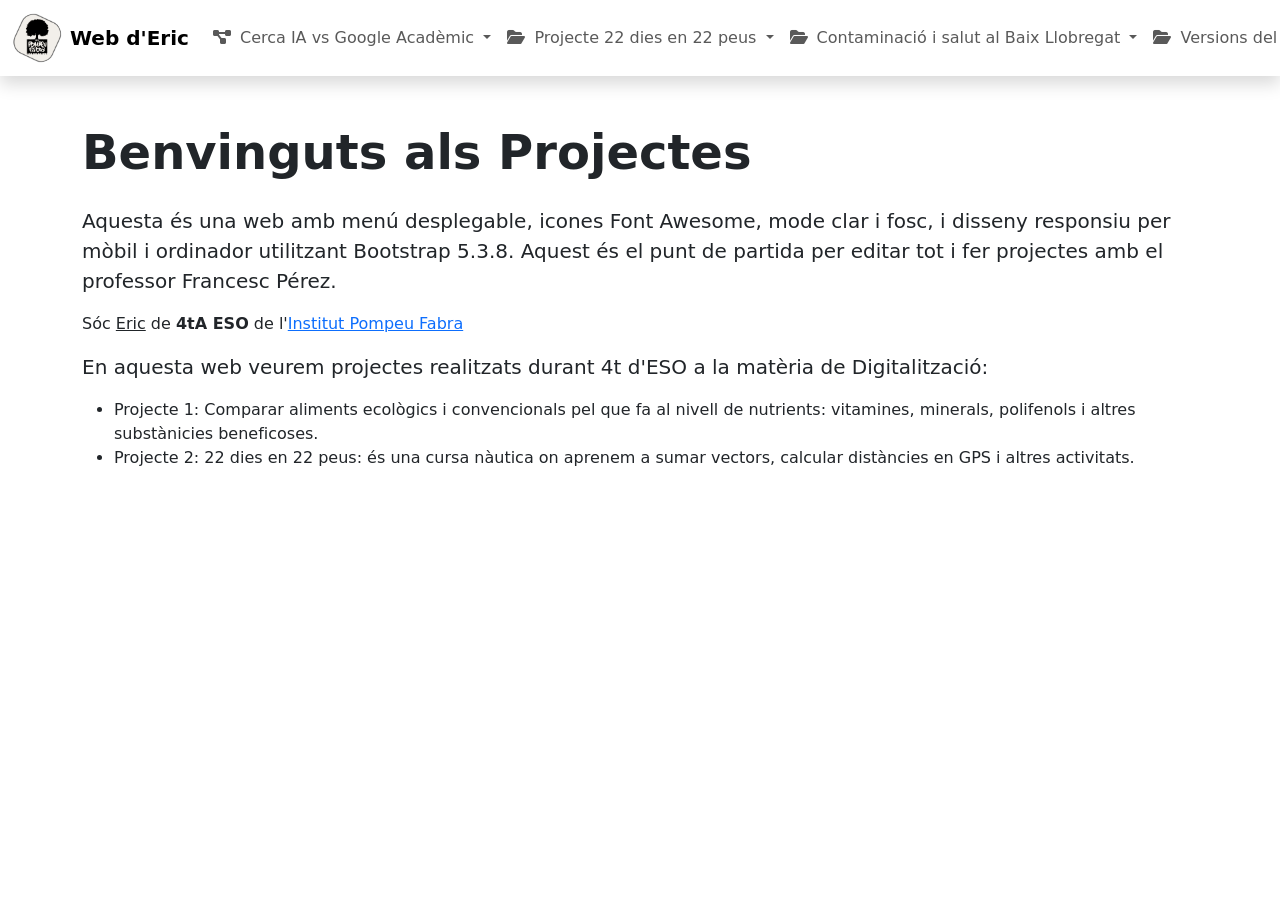
<file: index.html>
<!DOCTYPE html>
<html lang="ca">
<head>
  <meta charset="UTF-8">
  <meta name="viewport" content="width=device-width, initial-scale=1.0">
  <title>Web de l'Eric</title>
  <link href="https://cdn.jsdelivr.net/npm/bootstrap@5.3.8/dist/css/bootstrap.min.css" rel="stylesheet">
  <link href="https://cdnjs.cloudflare.com/ajax/libs/font-awesome/6.7.2/css/all.min.css" rel="stylesheet">
  <style>
    /* 1. Submenús en mode fosc */
    body[data-bs-theme="dark"] .dropdown-menu {
      background-color: #2c2c2c !important;
      border-color: #444;
    }
    body[data-bs-theme="dark"] .dropdown-item {
      color: #f8f9fa !important;
    }
    body[data-bs-theme="dark"] .dropdown-item:hover,
    body[data-bs-theme="dark"] .dropdown-item:focus {
      background-color: #3c3c3c !important;
      color: #ffffff !important;
    }

    /* 2. Botó mode fosc/clar només icona */
    #themeToggle {
      border: none;
      background: transparent;
      font-size: 1.3rem;
      color: inherit;
    }

    /* 3. Hamburguesa blanca en mode fosc */
    .navbar-toggler {
      border: none;
    }
    .navbar-toggler-icon {
      background-image: url("data:image/svg+xml,%3csvg xmlns='http://www.w3.org/2000/svg' viewBox='0 0 30 30'%3e%3cpath stroke='rgba%280,0,0,0.7%29' stroke-width='2' stroke-linecap='round' stroke-miterlimit='10' d='M4 7h22M4 15h22M4 23h22'/%3e%3c/svg%3e");
    }
    body[data-bs-theme="dark"] .navbar-toggler-icon {
      background-image: url("data:image/svg+xml,%3csvg xmlns='http://www.w3.org/2000/svg' viewBox='0 0 30 30'%3e%3cpath stroke='rgba%28255,255,255,0.9%29' stroke-width='2' stroke-linecap='round' stroke-miterlimit='10' d='M4 7h22M4 15h22M4 23h22'/%3e%3c/svg%3e");
    }

    /* 4. Logo circular i adaptatiu */
    .logo {
      width: 40px;
      height: 40px;
      object-fit: cover;
    }
    @media (max-width: 576px) {
      .logo {
        width: 30px;
        height: 30px;
      }
    }
    @media (min-width: 992px) {
      .logo {
        width: 50px;
        height: 50px;
      }
    }
  </style>
</head>
<body data-bs-theme="light">
  <!-- Navbar -->
  <nav class="navbar navbar-expand-lg navbar-light shadow sticky-top">
    <div class="container-fluid">
      <!-- 5. Logo i text -->
      <a class="navbar-brand d-flex align-items-center" href="#">
        <img src="https://emoreno12.github.io/logo.png" alt="Logo" class="logo rounded-circle me-2">
        <span class="fw-bold">Web d'Eric</span>
      </a>

      <!-- Botó menú mòbil -->
      <button class="navbar-toggler" type="button" data-bs-toggle="collapse" data-bs-target="#navbarNav" aria-controls="navbarNav" aria-expanded="false" aria-label="Toggle navigation">
        <span class="navbar-toggler-icon"></span>
      </button>

      <!-- Menú -->
      <div class="collapse navbar-collapse" id="navbarNav">
        <ul class="navbar-nav me-auto mb-2 mb-lg-0">
          <!-- Projecte 1 -->
          <li class="nav-item dropdown">
            <a class="nav-link dropdown-toggle" href="#" id="proj1Dropdown" role="button" data-bs-toggle="dropdown" aria-expanded="false">
              <i class="fa-solid fa-diagram-project me-1"></i> Cerca IA vs Google Acadèmic
            </a>
            <ul class="dropdown-menu" aria-labelledby="proj1Dropdown">
              <li><a class="dropdown-item" href="https://emoreno12.github.io/cerca"><i class="fa-solid fa-seedling me-1"></i>Comparem préssecs</a></li>
             
            </ul>
          </li>
          <!-- Projecte 2 -->
          <li class="nav-item dropdown">
            <a class="nav-link dropdown-toggle" href="#" id="proj2Dropdown" role="button" data-bs-toggle="dropdown" aria-expanded="false">
              <i class="fa-solid fa-folder-open me-1"></i> Projecte 22 dies en 22 peus
            </a>
            <ul class="dropdown-menu" aria-labelledby="proj2Dropdown">
              <li><a class="dropdown-item" href="https://emoreno12.github.io/introduccio"><i class="fa-solid fa-file-lines me-1"></i> Introducció al projecte</a></li>
              <li><a class="dropdown-item" href="https://emoreno12.github.io/vectors"><i class="fa-regular fa-compass me-1"></i> Calculem rumbs amb vectors</a></li>
            <li><a class="dropdown-item" href="https://emoreno12.github.io/distancies"><i class="fa-solid fa-arrows-left-right-to-line me-1"></i> Calculem distàncies amb GPS</a></li> 
            </ul>
           </li>
          <!-- Projecte 3 -->
           <li class="nav-item dropdown">
            <a class="nav-link dropdown-toggle" href="#" id="proj2Dropdown" role="button" data-bs-toggle="dropdown" aria-expanded="false">
              <i class="fa-solid fa-folder-open me-1"></i> Contaminació i salut al Baix Llobregat
            </a>
            <ul class="dropdown-menu" aria-labelledby="proj2Dropdown">
            <li><a class="dropdown-item" href="https://emoreno12.github.io/contaminacio"><i class="fa-solid fa-smog me-1"></i> Contaminació i salut respiratòria a Sant Andreu de la Barca</a></li>
            <li><a class="dropdown-item" href="https://emoreno12.github.io/epi"><i class="fa-solid fa-head-side-mask me-1"></i> Environmental Epidemiological Analysis</a></li>
            <li><a class="dropdown-item" href="https://emoreno12.github.io/dlnm"><i class="fa-solid fa-smog me-1"></i> Distributed Lag Non-linear Models</a></li>
            <li><a class="dropdown-item" href="https://emoreno12.github.io/epidemiologia"><i class="fa-solid fa-industry me-1"></i> Resultats de Sant Andreu de la Barca</a></li> 
            </ul>
           </li>
            <!-- Projecte 4 -->
           <li class="nav-item dropdown">
            <a class="nav-link dropdown-toggle" href="#" id="proj2Dropdown" role="button" data-bs-toggle="dropdown" aria-expanded="false">
              <i class="fa-solid fa-folder-open me-1"></i> Versions del ping pong
            </a>
            <ul class="dropdown-menu" aria-labelledby="proj2Dropdown">
            <li><a class="dropdown-item" href="https://emoreno12.github.io/pong-v1"><i class="fa-solid fa-table-tennis-paddle-ball"></i> Pong versió 1</a></li>
            <li><a class="dropdown-item" href="https://emoreno12.github.io/pong-v2"><i class="fa-solid fa-table-tennis-paddle-ball"></i> Pong versió 2</a></li>
            <li><a class="dropdown-item" href="https://emoreno12.github.io/pong-v3"><i class="fa-solid fa-table-tennis-paddle-ball"></i> Pong versió 3</a></li>
            <li><a class="dropdown-item" href="https://emoreno12.github.io/pong-v4"><i class="fa-solid fa-table-tennis-paddle-ball"></i> Pong versió 4</a></li> 
            <li><a class="dropdown-item" href="https://emoreno12.github.io/pong-v5"><i class="fa-solid fa-table-tennis-paddle-ball"></i> Pong versió 5</a></li> 
            <li><a class="dropdown-item" href="https://emoreno12.github.io/pong-v6"><i class="fa-solid fa-table-tennis-paddle-ball"></i> Pong versió 6</a></li> 
            </ul>
           </li>
        </ul>
        <!-- Botó mode clar/fosc -->
        <button id="themeToggle" class="ms-2"><i class="fa-solid fa-moon"></i></button>
      </div>
    </div>
  </nav>

  <!-- Contingut -->
  <main class="container py-5">
    <h1 class="display-5 fw-bold mb-4">Benvinguts als Projectes</h1>
    <p class="lead">Aquesta és una web amb menú desplegable, icones Font Awesome, mode clar i fosc, i disseny responsiu per mòbil i ordinador utilitzant Bootstrap 5.3.8. Aquest és el punt de partida per editar tot i fer projectes amb el professor Francesc Pérez.</p>
 <p class=lead">Sóc <u>Eric</u> de <b>4tA ESO</b> de l'<a href="https://agora.xtec.cat/ies-pompeu-fabra-martorell/">Institut Pompeu Fabra</a>
  <p class="lead">En aquesta web veurem projectes realitzats durant 4t d'ESO a la matèria de Digitalització:
  </p>
  <ul>
    <li>Projecte 1: Comparar aliments ecològics i convencionals pel que fa al 
      nivell de nutrients: vitamines, minerals, polifenols i altres substànicies beneficoses.</li>
    <li>Projecte 2: 22 dies en 22 peus: és una cursa nàutica on aprenem a sumar vectors, 
      calcular distàncies en GPS i altres activitats.</li>
  </ul>
 
  </main>
  
  <script src="https://cdn.jsdelivr.net/npm/bootstrap@5.3.8/dist/js/bootstrap.bundle.min.js"></script>
  <script>
    // Mode clar/fosc amb canvi d'icona
    const themeToggle = document.getElementById('themeToggle');
    const themeIcon = themeToggle.querySelector('i');

    themeToggle.addEventListener('click', () => {
      if (document.body.getAttribute('data-bs-theme') === 'dark') {
        document.body.setAttribute('data-bs-theme', 'light');
        themeIcon.classList.remove('fa-sun');
        themeIcon.classList.add('fa-moon');
      } else {
        document.body.setAttribute('data-bs-theme', 'dark');
        themeIcon.classList.remove('fa-moon');
        themeIcon.classList.add('fa-sun');
      }
    });
  </script>
</body>
</html>
</file>
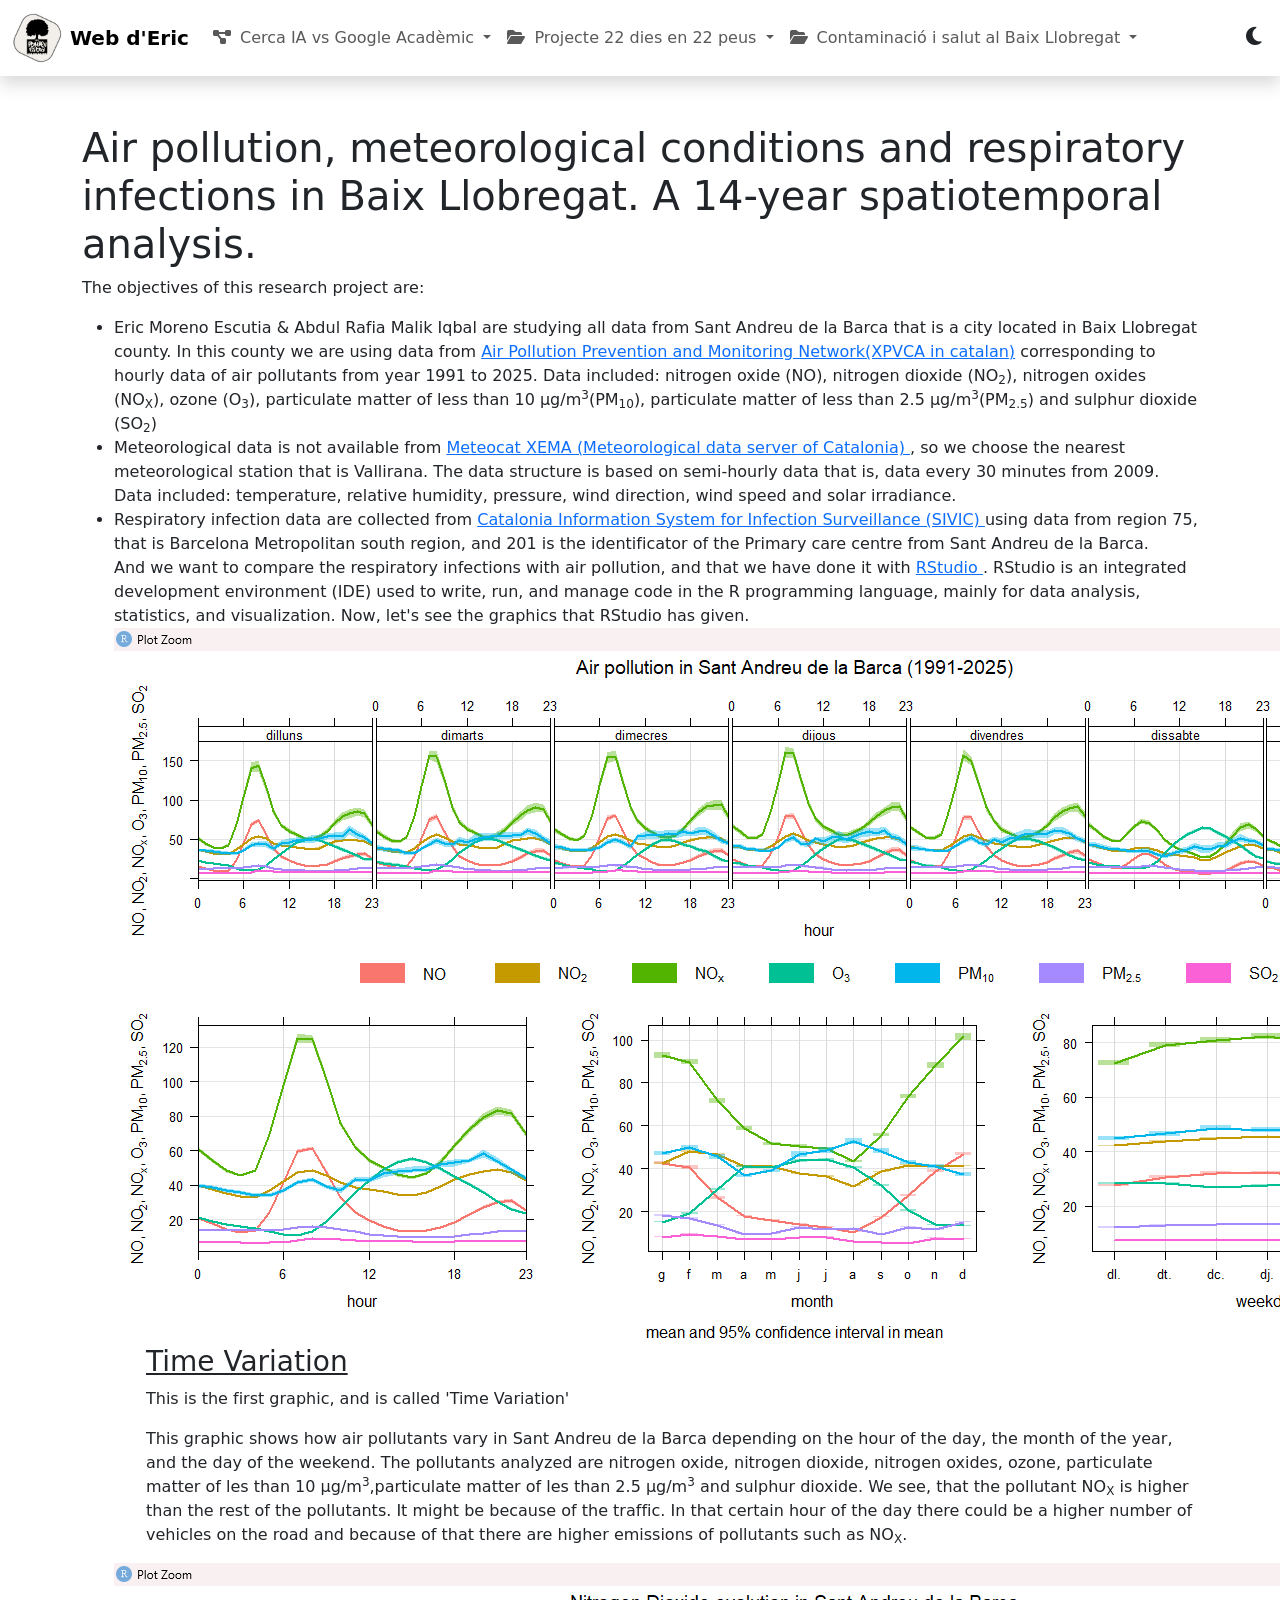
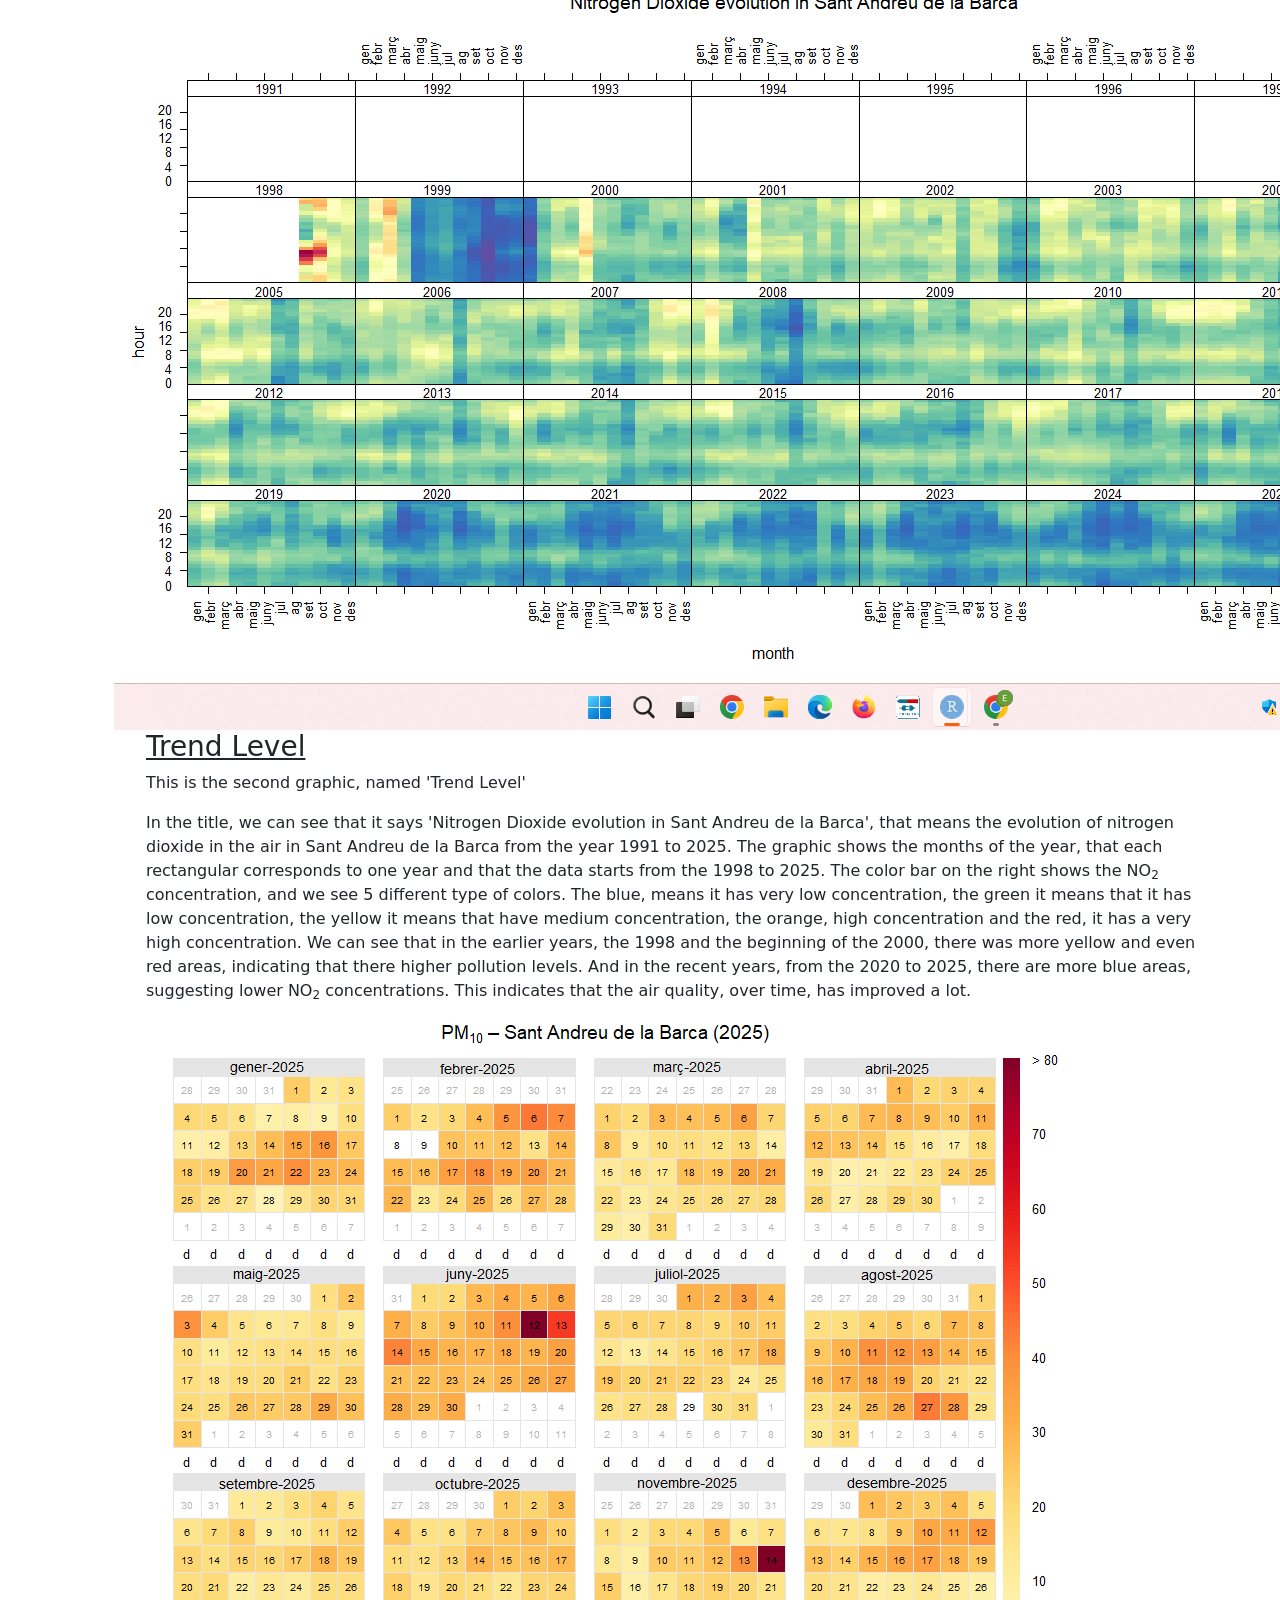
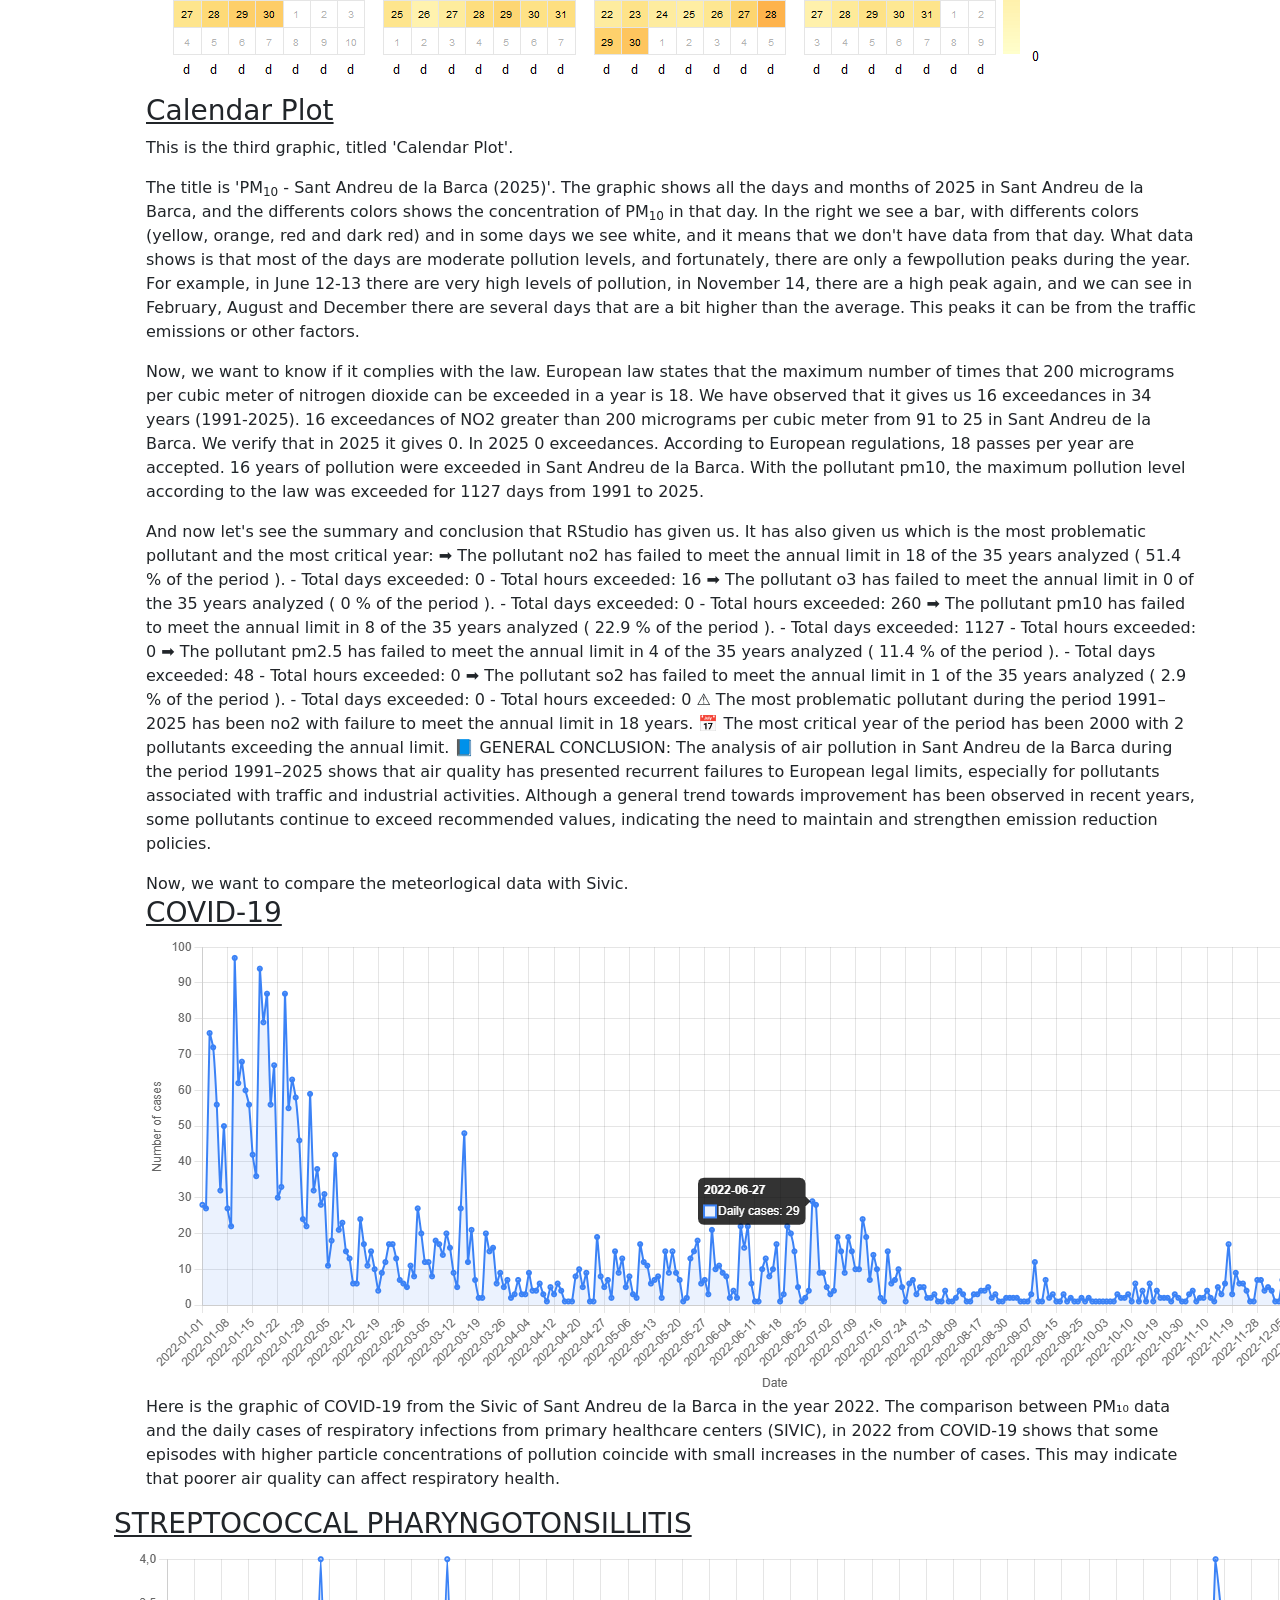
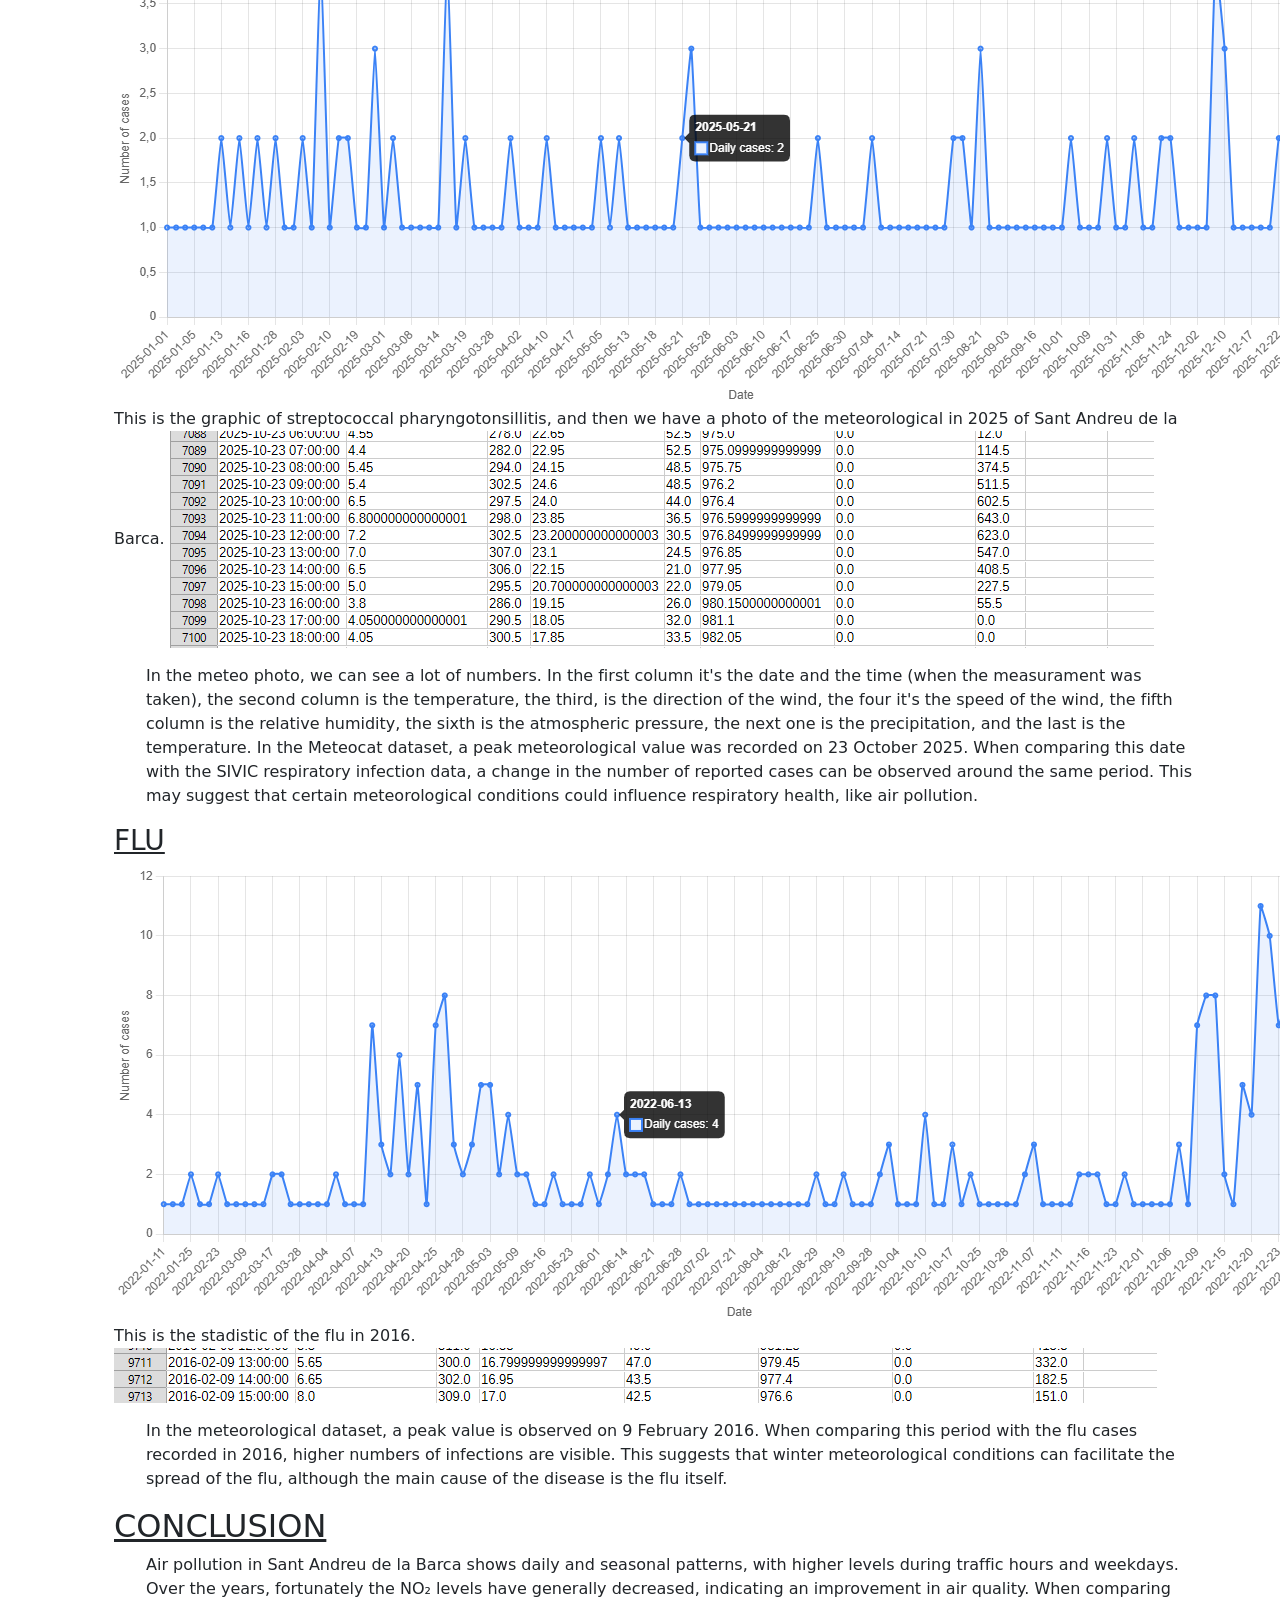
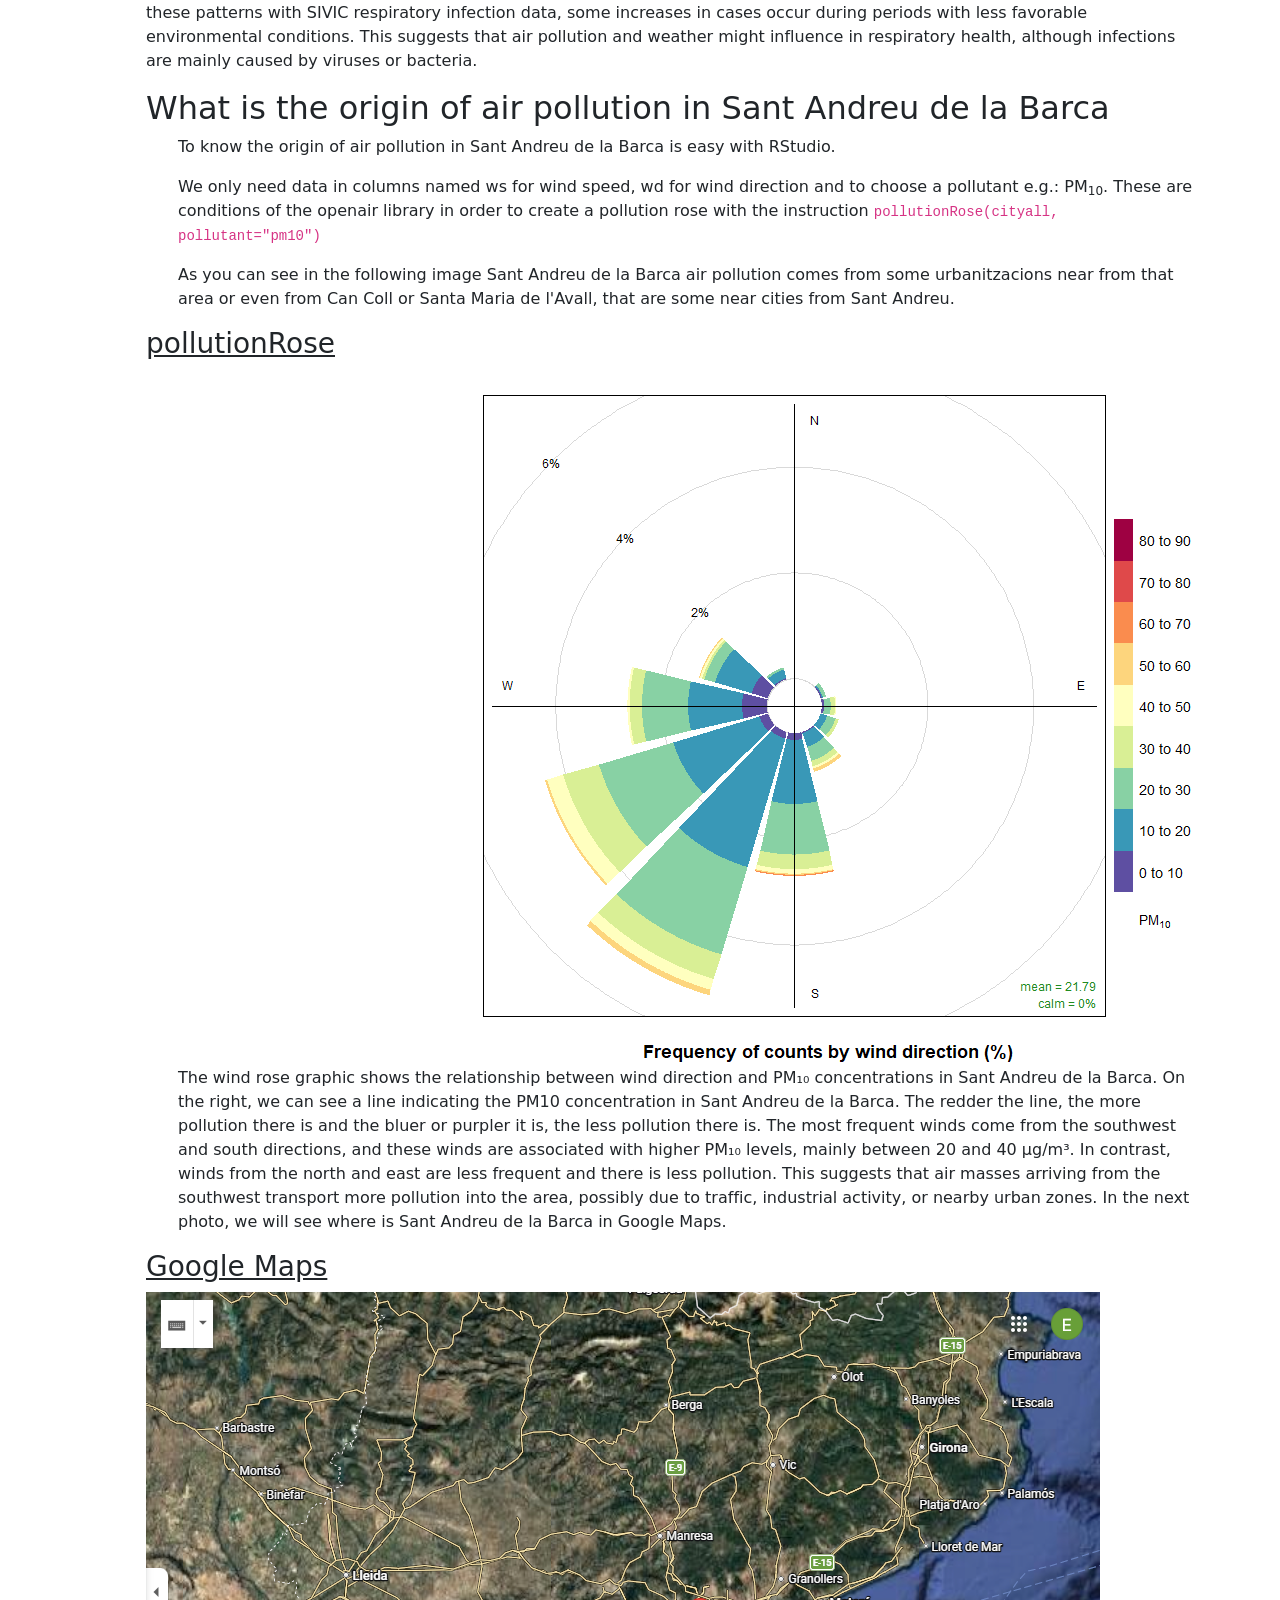
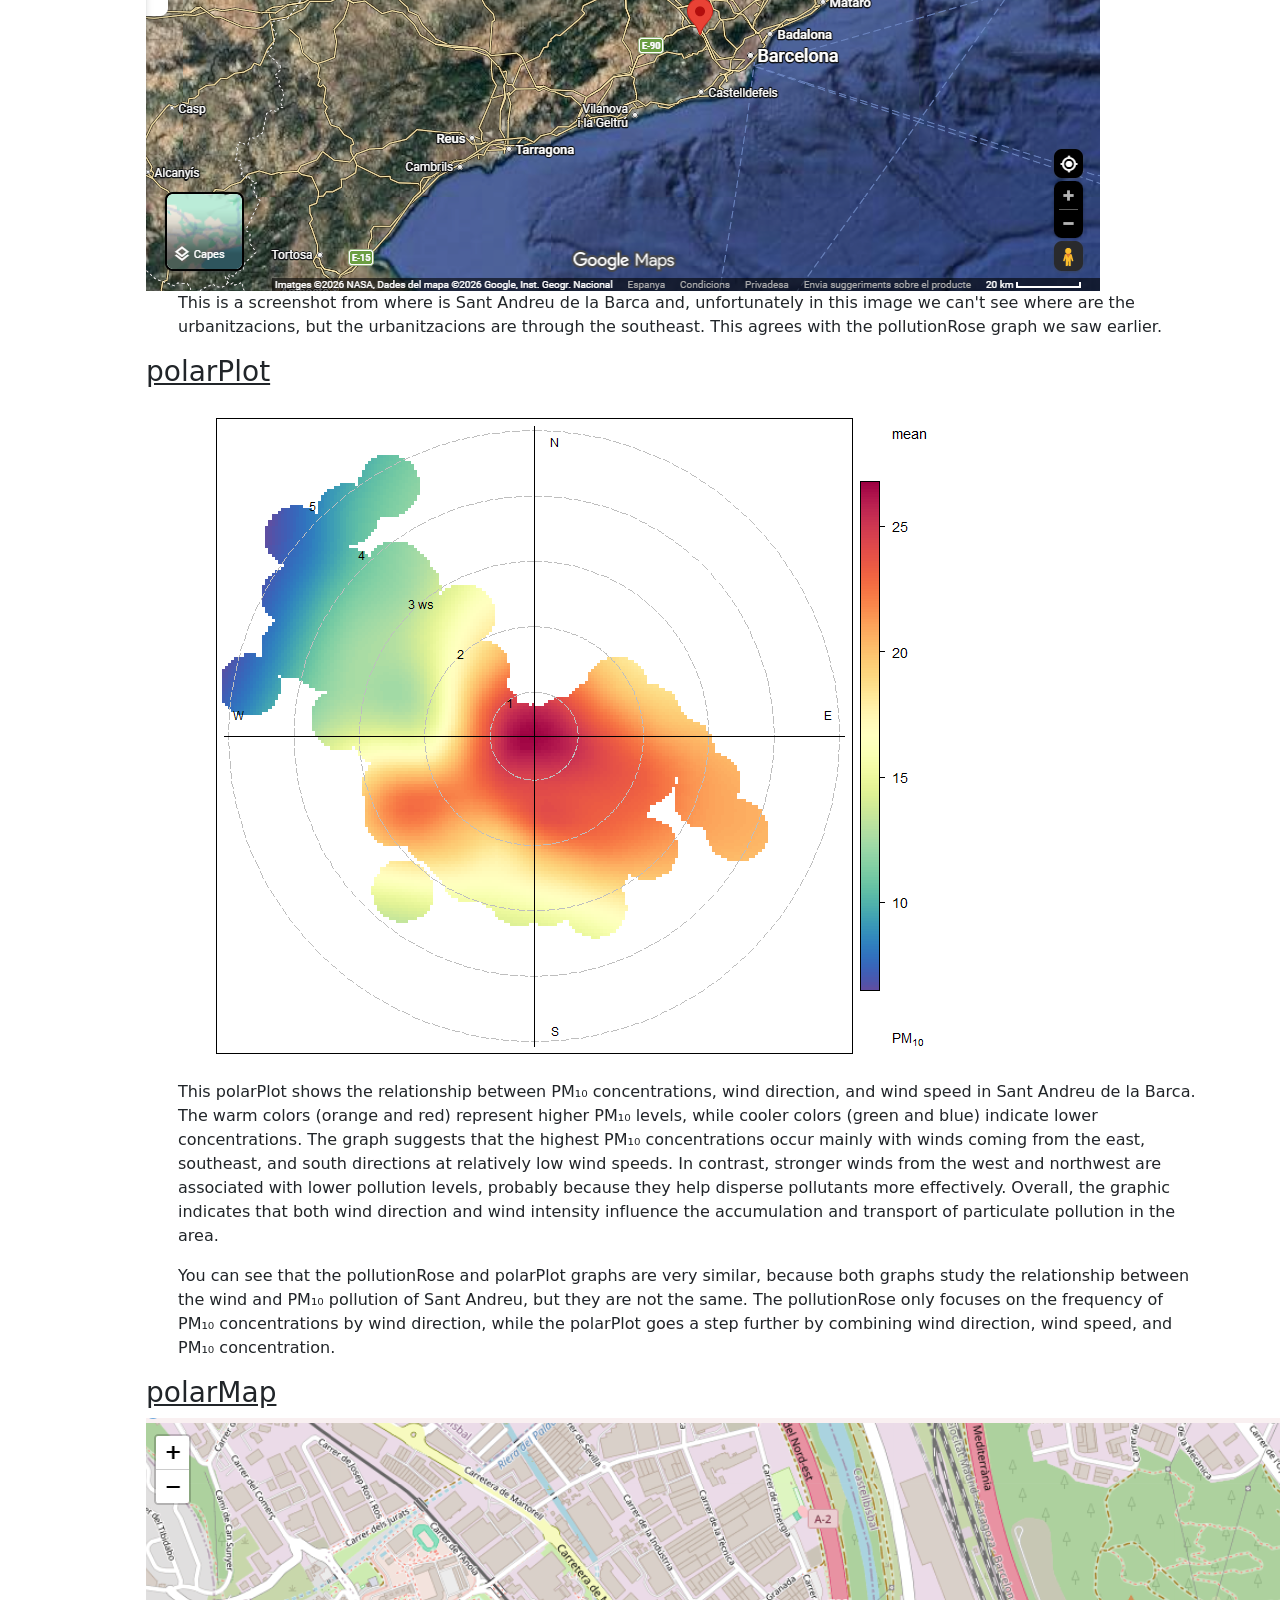
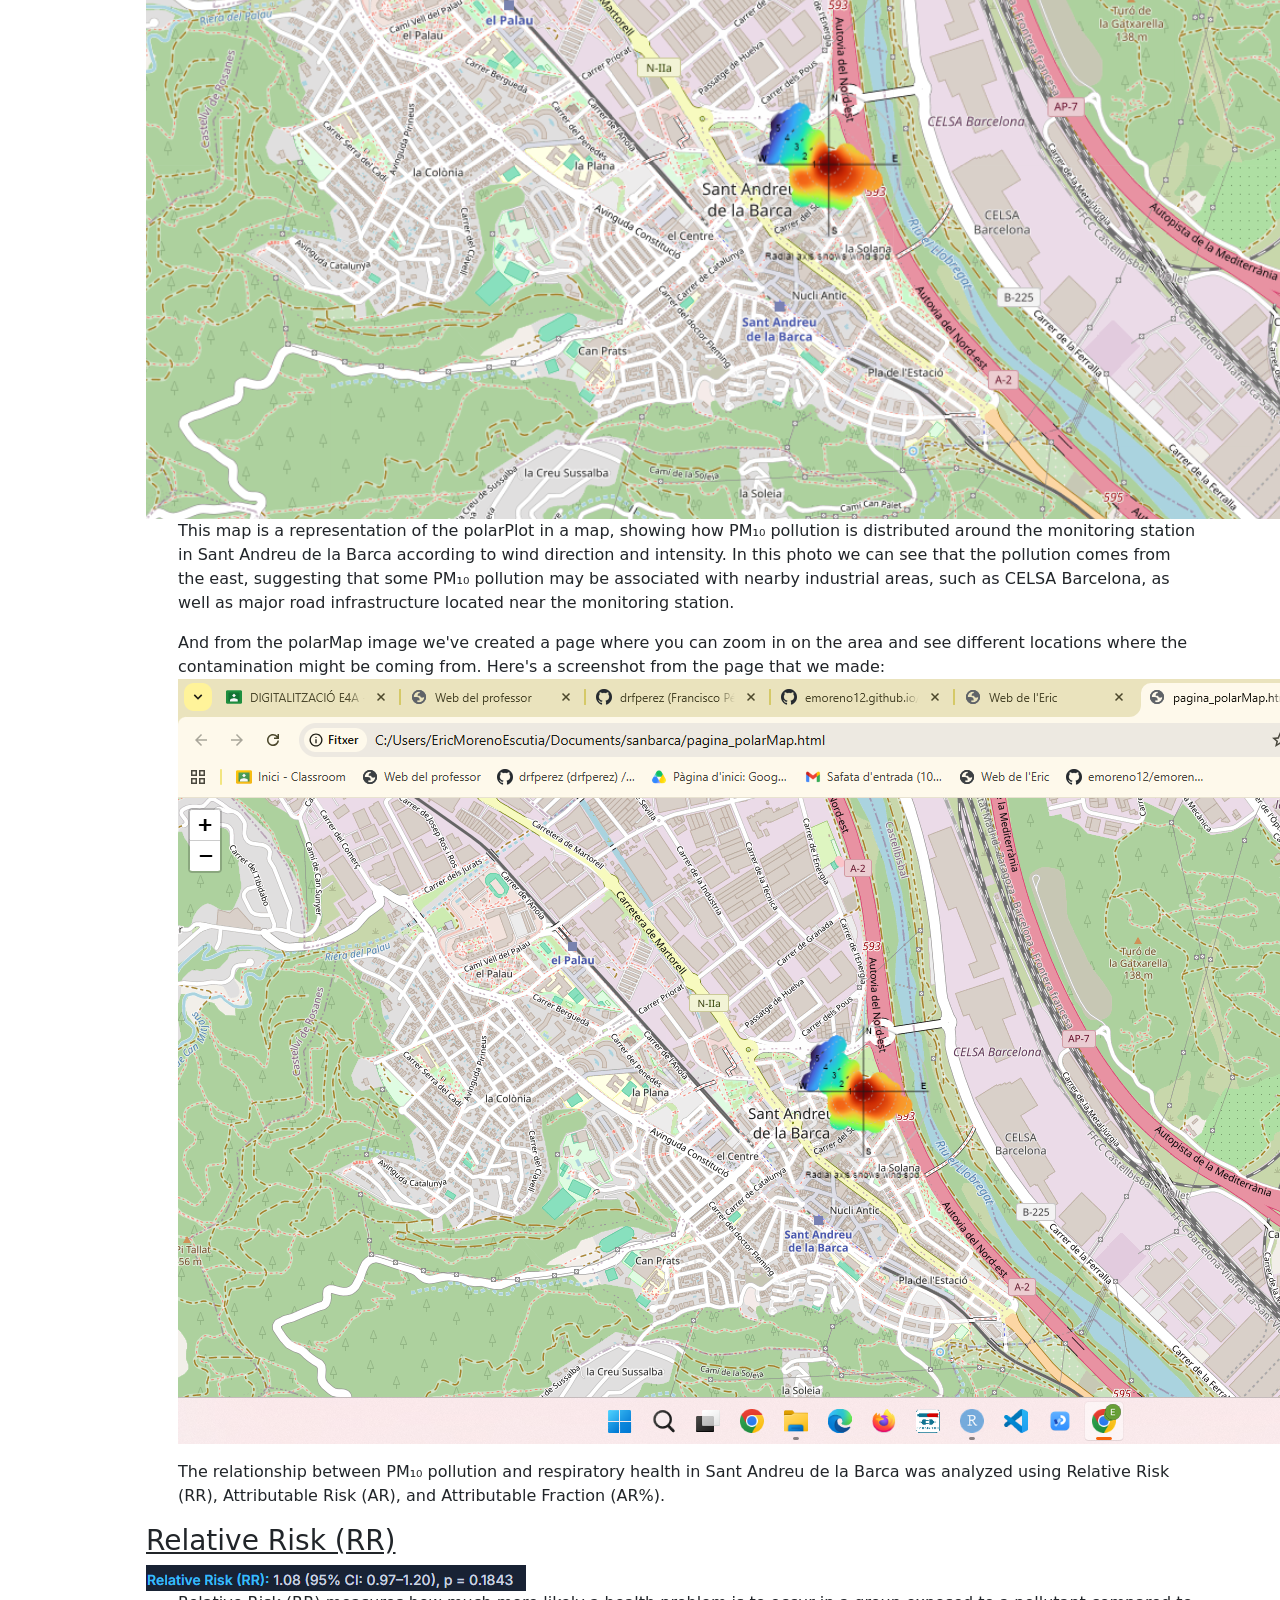
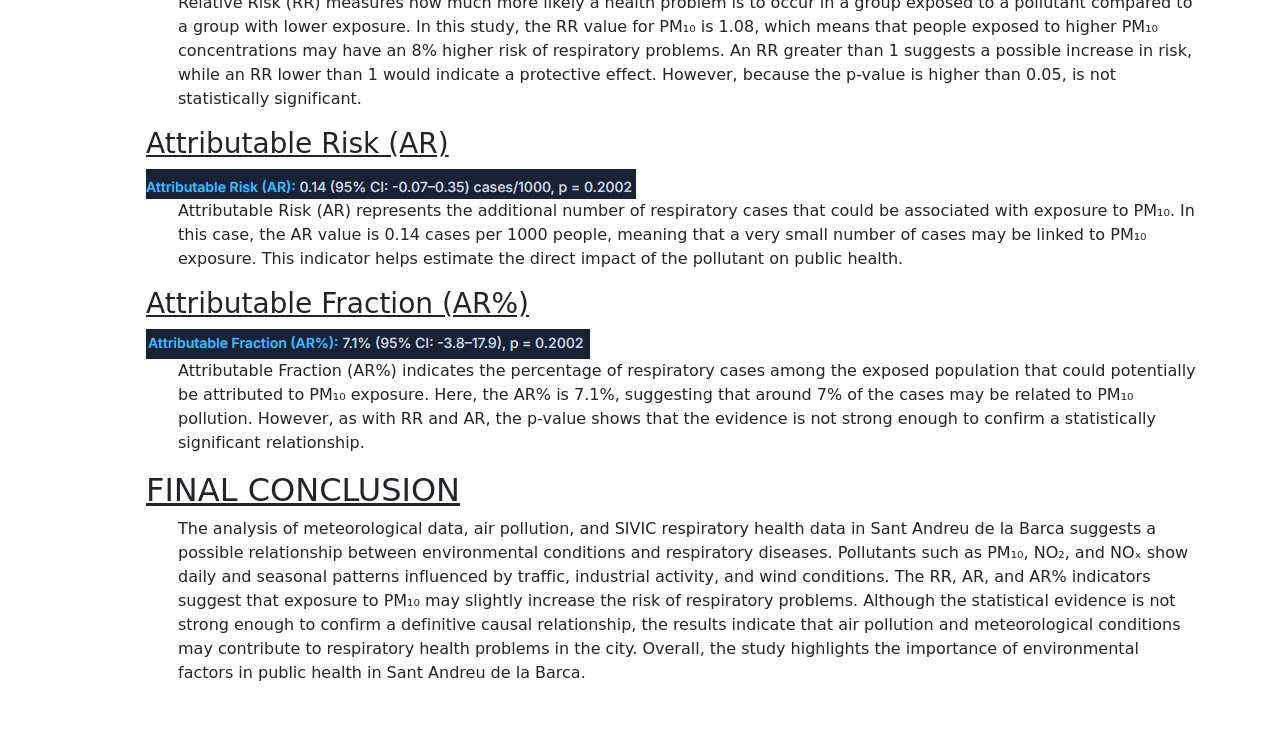
<file: contaminacio/index.html>
<!DOCTYPE html>
<html lang="ca">
<head>
  <meta charset="UTF-8">
  <meta name="viewport" content="width=device-width, initial-scale=1.0">
  <title>Web de l'Eric</title>
  <link href="https://cdn.jsdelivr.net/npm/bootstrap@5.3.8/dist/css/bootstrap.min.css" rel="stylesheet">
  <link href="https://cdnjs.cloudflare.com/ajax/libs/font-awesome/6.7.2/css/all.min.css" rel="stylesheet">
  <style>
    /* 1. Submenús en mode fosc */
    body[data-bs-theme="dark"] .dropdown-menu {
      background-color: #2c2c2c !important;
      border-color: #444;
    }
    body[data-bs-theme="dark"] .dropdown-item {
      color: #f8f9fa !important;
    }
    body[data-bs-theme="dark"] .dropdown-item:hover,
    body[data-bs-theme="dark"] .dropdown-item:focus {
      background-color: #3c3c3c !important;
      color: #ffffff !important;
    }

    /* 2. Botó mode fosc/clar només icona */
    #themeToggle {
      border: none;
      background: transparent;
      font-size: 1.3rem;
      color: inherit;
    }

    /* 3. Hamburguesa blanca en mode fosc */
    .navbar-toggler {
      border: none;
    }
    .navbar-toggler-icon {
      background-image: url("data:image/svg+xml,%3csvg xmlns='http://www.w3.org/2000/svg' viewBox='0 0 30 30'%3e%3cpath stroke='rgba%280,0,0,0.7%29' stroke-width='2' stroke-linecap='round' stroke-miterlimit='10' d='M4 7h22M4 15h22M4 23h22'/%3e%3c/svg%3e");
    }
    body[data-bs-theme="dark"] .navbar-toggler-icon {
      background-image: url("data:image/svg+xml,%3csvg xmlns='http://www.w3.org/2000/svg' viewBox='0 0 30 30'%3e%3cpath stroke='rgba%28255,255,255,0.9%29' stroke-width='2' stroke-linecap='round' stroke-miterlimit='10' d='M4 7h22M4 15h22M4 23h22'/%3e%3c/svg%3e");
    }

    /* 4. Logo circular i adaptatiu */
    .logo {
      width: 40px;
      height: 40px;
      object-fit: cover;
    }
    @media (max-width: 576px) {
      .logo {
        width: 30px;
        height: 30px;
      }
    }
    @media (min-width: 992px) {
      .logo {
        width: 50px;
        height: 50px;
      }
    }
  </style>
</head>
<body data-bs-theme="light">
  <!-- Navbar -->
  <nav class="navbar navbar-expand-lg navbar-light shadow sticky-top">
    <div class="container-fluid">
      <!-- 5. Logo i text -->
      <a class="navbar-brand d-flex align-items-center" href="#">
        <img src="https://emoreno12.github.io/logo.png" alt="Logo" class="logo rounded-circle me-2">
        <span class="fw-bold">Web d'Eric</span>
      </a>

      <!-- Botó menú mòbil -->
      <button class="navbar-toggler" type="button" data-bs-toggle="collapse" data-bs-target="#navbarNav" aria-controls="navbarNav" aria-expanded="false" aria-label="Toggle navigation">
        <span class="navbar-toggler-icon"></span>
      </button>

      <!-- Menú -->
      <div class="collapse navbar-collapse" id="navbarNav">
        <ul class="navbar-nav me-auto mb-2 mb-lg-0">
          <!-- Projecte 1 -->
          <li class="nav-item dropdown">
            <a class="nav-link dropdown-toggle" href="#" id="proj1Dropdown" role="button" data-bs-toggle="dropdown" aria-expanded="false">
              <i class="fa-solid fa-diagram-project me-1"></i> Cerca IA vs Google Acadèmic
            </a>
            <ul class="dropdown-menu" aria-labelledby="proj1Dropdown">
              <li><a class="dropdown-item" href="https://emoreno12.github.io/cerca"><i class="fa-solid fa-seedling me-1"></i>Comparem préssecs</a></li>
             
            </ul>
          </li>
          <!-- Projecte 2 -->
          <li class="nav-item dropdown">
            <a class="nav-link dropdown-toggle" href="#" id="proj2Dropdown" role="button" data-bs-toggle="dropdown" aria-expanded="false">
              <i class="fa-solid fa-folder-open me-1"></i> Projecte 22 dies en 22 peus
            </a>
            <ul class="dropdown-menu" aria-labelledby="proj2Dropdown">
              <li><a class="dropdown-item" href="https://emoreno12.github.io/introduccio"><i class="fa-solid fa-file-lines me-1"></i> Introducció al projecte</a></li>
              <li><a class="dropdown-item" href="https://emoreno12.github.io/vectors"><i class="fa-regular fa-compass me-1"></i> Calculem rumbs amb vectors</a></li>
            <li><a class="dropdown-item" href="https://emoreno12.github.io/distancies"><i class="fa-solid fa-arrows-left-right-to-line me-1"></i> Calculem distàncies amb GPS</a></li> 
            </ul>
           </li>
          <!-- Projecte 3 -->
           <li class="nav-item dropdown">
            <a class="nav-link dropdown-toggle" href="#" id="proj2Dropdown" role="button" data-bs-toggle="dropdown" aria-expanded="false">
              <i class="fa-solid fa-folder-open me-1"></i> Contaminació i salut al Baix Llobregat
            </a>
            <ul class="dropdown-menu" aria-labelledby="proj2Dropdown">
            <li><a class="dropdown-item" href="https://emoreno12.github.io/contaminacio"><i class="fa-solid fa-smog me-1"></i> Contaminació i salut respiratòria a Sant Andreu de la Barca</a></li>
            <li><a class="dropdown-item" href="https://emoreno12.github.io/epi"><i class="fa-solid fa-head-side-mask me-1"></i> Environmental Epidemiological Analysis</a></li>
            <li><a class="dropdown-item" href="https://emoreno12.github.io/dlnm"><i class="fa-solid fa-smog me-1"></i> Distributed Lag Non-linear Models</a></li>
            <li><a class="dropdown-item" href="https://emoreno12.github.io/epidemiologia"><i class="fa-solid fa-industry me-1"></i> Resultats de Sant Andreu de la Barca</a></li> 
            </ul>
           </li>
        </ul>
        <!-- Botó mode clar/fosc -->
        <button id="themeToggle" class="ms-2"><i class="fa-solid fa-moon"></i></button>
      </div>
    </div>
  </nav>


  <!-- Contingut -->
  <main class="container py-5">
<h1>Air pollution, meteorological conditions and respiratory infections in Baix Llobregat. A 14-year spatiotemporal analysis. </h1>
 <p> The objectives of this research project are: </p>
    <ul>
   <li>
     Eric Moreno Escutia & Abdul Rafia Malik Iqbal are studying all data from Sant Andreu de la Barca that is a city located in Baix Llobregat county. 
     In this county we are using data from <a href="https://mediambient.gencat.cat/ca/05_ambits_dactuacio/atmosfera/qualitat_de_laire/avaluacio/xarxa_de_vigilancia_i_previsio_de_la_contaminacio_atmosferica_xvpca/index.html">Air Pollution Prevention and Monitoring Network(XPVCA in catalan)</a>
     corresponding to hourly data of air pollutants from year 1991 to 2025. Data included: nitrogen oxide (NO), nitrogen dioxide (NO<sub>2</sub>), nitrogen oxides (NO<sub>X</sub>), ozone (O<sub>3</sub>), particulate matter of less than 10 &micro;g/m<sup>3</sup>(PM<sub>10</sub>),  particulate matter of less than 2.5 &micro;g/m<sup>3</sup>(PM<sub>2.5</sub>) and sulphur dioxide (SO<sub>2</sub>)
   </li>
   <li>
     Meteorological data is not available from <a href="https://www.meteo.cat/observacions/xema"> Meteocat XEMA (Meteorological data server of Catalonia) </a>, 
     so we choose the nearest meteorological station that is Vallirana. The data structure is based on semi-hourly data that is, data every 30 minutes from 2009. 
     Data included: temperature, relative humidity, pressure, wind direction, wind speed and solar irradiance.
  
   </li>
      <li>
        Respiratory infection data are collected from <a href="https://sivic.salut.gencat.cat/"> Catalonia Information System for Infection Surveillance (SIVIC) </a> using data from region 75, that is Barcelona Metropolitan south region, and 201 is the identificator of the Primary care centre from Sant Andreu de la Barca.
      </li>
      And we want to compare the respiratory infections with air pollution, and that we have done it with <a href="https://posit.co/download/rstudio-desktop/"> RStudio </a>. 
      RStudio is an integrated development environment (IDE) used to write, run, and manage code in the R programming language, mainly for data analysis, statistics, and visualization.
      Now, let's see the graphics that RStudio has given.
       <img src="captura_time_variation.png">
    <ul>
    <u><h3>Time Variation</h3></u>
      <p> This is the first graphic, and is called 'Time Variation' </p>
    <p>This graphic shows how air pollutants vary in Sant Andreu de la Barca depending on the hour of the day, the month of the year, and the day of the weekend. 
      The pollutants analyzed are nitrogen oxide, nitrogen dioxide, nitrogen oxides, ozone, particulate matter of les than 10 &micro;g/m<sup>3</sup>,particulate matter of les than 2.5 &micro;g/m<sup>3</sup> and sulphur dioxide.
    We see, that the pollutant NO<sub>X</sub> is higher than the rest of the pollutants. It might be because of the traffic. 
      In that certain hour of the day there could be a higher number of vehicles on the road and because of that there are higher emissions of pollutants such as NO<sub>X</sub>.
    </p>
    </ul>
      <img src="captura_trend_level.png">
      <ul>
      <u><h3>Trend Level</h3></u>
        <p> This is the second graphic, named 'Trend Level' </p>
      In the title, we can see that it says 'Nitrogen Dioxide evolution in Sant Andreu de la Barca', that means the evolution of nitrogen dioxide in the air in Sant Andreu de la Barca from the year 1991 to 2025.
      The graphic shows the months of the year, that each rectangular corresponds to one year and that the data starts from the 1998 to 2025.
      The color bar on the right shows the NO<sub>2</sub> concentration, and we see 5 different type of colors.
      The blue, means it has very low concentration, the green it means that it has low concentration, the yellow it means that have medium concentration, the orange, high concentration and the red, it has a very high concentration.
      We can see that in the earlier years, the 1998 and the beginning of the 2000, there was more yellow and even red areas, indicating that there higher pollution levels.
      And in the recent years, from the 2020 to 2025, there are more blue areas, suggesting lower NO<sub>2</sub> concentrations.
      This indicates that the air quality, over time, has improved a lot.
      </ul>
      </p>
      <img src="captura_calendar_plot.png">
      <ul>
      <u><h3>Calendar Plot</h3></u>
        <p> This is the third graphic, titled 'Calendar Plot'. </p>
        The title is 'PM<sub>10</sub> - Sant Andreu de la Barca (2025)'.
        The graphic shows all the days and months of 2025 in Sant Andreu de la Barca, and the differents colors shows the concentration of PM<sub>10</sub> in that day.
        In the right we see a bar, with differents colors (yellow, orange, red and dark red) and in some days we see white, and it means that we don't have data from that day.
        What data shows is that most of the days are moderate pollution levels, and fortunately, there are only a fewpollution peaks during the year.
        For example, in June 12-13 there are very high levels of pollution, in November 14, there are a high peak again, and we can see in February, August and December there are several days that are a bit higher than the average.
        This peaks it can be from the traffic emissions or other factors.
        </p>
      </ul>
      <p>
      <ul>
       Now, we want to know if it complies with the law. 
        European law states that the maximum number of times that 200 micrograms per cubic meter of nitrogen dioxide can be exceeded in a year is 18.
        We have observed that it gives us 16 exceedances in 34 years (1991-2025).
        16 exceedances of NO2 greater than 200 micrograms per cubic meter from 91 to 25 in Sant Andreu de la Barca.
          We verify that in 2025 it gives 0. In 2025 0 exceedances.
         According to European regulations, 18 passes per year are accepted.
          16 years of pollution were exceeded in Sant Andreu de la Barca.    
          With the pollutant pm10, the maximum pollution level according to the law was exceeded for 1127 days from 1991 to 2025.</p>
        <p></p>
        And now let's see the summary and conclusion that RStudio has given us. 
          It has also given us which is the most problematic pollutant and the most critical year:
          
➡ The pollutant no2 has failed to meet the annual limit in 18 of the 35 years analyzed ( 51.4 % of the period ).
  - Total days exceeded: 0
  - Total hours exceeded: 16

➡ The pollutant o3 has failed to meet the annual limit in 0 of the 35 years analyzed ( 0 % of the period ).
  - Total days exceeded: 0
  - Total hours exceeded: 260

➡ The pollutant pm10 has failed to meet the annual limit in 8 of the 35 years analyzed ( 22.9 % of the period ).
  - Total days exceeded: 1127
  - Total hours exceeded: 0

➡ The pollutant pm2.5 has failed to meet the annual limit in 4 of the 35 years analyzed ( 11.4 % of the period ).
 - Total days exceeded: 48
  - Total hours exceeded: 0

➡ The pollutant so2 has failed to meet the annual limit in 1 of the 35 years analyzed ( 2.9 % of the period ).
  - Total days exceeded: 0
  - Total hours exceeded: 0

⚠ The most problematic pollutant during the period 1991–2025 has been no2 with failure to meet the annual limit in 18 years.

📅 The most critical year of the period has been 2000 with 2 pollutants exceeding the annual limit.

📘 GENERAL CONCLUSION:
 The analysis of air pollution in Sant Andreu de la Barca during the period 1991–2025
 shows that air quality has presented recurrent failures to
 European legal limits, especially for pollutants associated with traffic and
 industrial activities.

 Although a general trend towards improvement has been observed in recent years,
 some pollutants continue to exceed recommended values, indicating
 the need to maintain and strengthen emission reduction policies.</p>
      </ul>
    
     <p>
   <ul>
    Now, we want to compare the meteorlogical data with Sivic.
    <u> <h3>COVID-19</h3> </u>
     <img src="captura_covid_2022.png"> 
     Here is the graphic of COVID-19 from the Sivic of Sant Andreu de la Barca in the year 2022.
     The comparison between PM₁₀ data and the daily cases of respiratory infections from primary healthcare centers (SIVIC), in 2022 from COVID-19 shows that some episodes with higher particle concentrations of pollution coincide with small increases in the number of cases. 
     This may indicate that poorer air quality can affect respiratory health.
   </p>
   </ul>
     <u><h3>STREPTOCOCCAL PHARYNGOTONSILLITIS</h3></u>
     <img src="captura_faringo_estrep_2025.png">    
     This is the graphic of streptococcal pharyngotonsillitis, and then we have a photo of the meteorological in 2025 of Sant Andreu de la Barca.
     <img src="captura_meteo_2025.png"> 
      <p>
        <ul>
     In the meteo photo, we can see a lot of numbers.
     In the first column it's the date and the time (when the measurament was taken), the second column is the temperature, the third, is the direction of the wind, the four it's the speed of the wind,  the fifth column is the relative humidity, the sixth is the atmospheric pressure, the next one is the precipitation, and the last is the temperature.
     In the Meteocat dataset, a peak meteorological value was recorded on 23 October 2025. 
     When comparing this date with the SIVIC respiratory infection data, a change in the number of reported cases can be observed around the same period. 
     This may suggest that certain meteorological conditions could influence respiratory health, like air pollution.
    </p>
    </ul>
    <u><h3>FLU</h3></u>
     <img src="captura_grip_2016.png"> 
    This is the stadistic of the flu in 2016.
    <img src="captura_meteo_2016.png"> 
    <p>
      <ul>
    In the meteorological dataset, a peak value is observed on 9 February 2016. 
    When comparing this period with the flu cases recorded in 2016, higher numbers of infections are visible.
    This suggests that winter meteorological conditions can facilitate the spread of the flu, although the main cause of the disease is the flu itself.
  </ul>
</p>
    <u><h2>CONCLUSION</h2></u>
      <ul>
        <p>
    Air pollution in Sant Andreu de la Barca shows daily and seasonal patterns, with higher levels during traffic hours and weekdays. 
    Over the years, fortunately the NO₂ levels have generally decreased, indicating an improvement in air quality.
    When comparing these patterns with SIVIC respiratory infection data, some increases in cases occur during periods with less favorable environmental conditions. 
    This suggests that air pollution and weather might influence in respiratory health, although infections are mainly caused by viruses or bacteria.
           </p>

        
<h2>What is the origin of air pollution in Sant Andreu de la Barca</h2>
<ul>
<p>To know the origin of air pollution in Sant Andreu de la Barca is easy with RStudio.</p>
<p>We only need data in columns named ws for wind speed, wd for wind direction and to choose a pollutant e.g.:
PM<sub>10</sub>. These are conditions of the openair library in order to create a pollution rose 
with the instruction <code>pollutionRose(cityall, pollutant="pm10")</code></p>
<p>As you can see in the following image Sant Andreu de la Barca air pollution comes from some urbanitzacions near from that area or even from Can Coll or Santa Maria de l'Avall,
  that are some near cities from Sant Andreu.</p>
</ul>
<u><h3>pollutionRose</h3></u>
<img src="pollutionRose.png"> 
<ul>
<p>The wind rose graphic shows the relationship between wind direction and PM₁₀ concentrations in Sant Andreu de la Barca. 
  On the right, we can see a line indicating the PM10 concentration in Sant Andreu de la Barca.
  The redder the line, the more pollution there is and the bluer or purpler it is, the less pollution there is.
  The most frequent winds come from the southwest and south directions, and these winds are associated with higher PM₁₀ levels, mainly between 20 and 40 µg/m³. 
  In contrast, winds from the north and east are less frequent and there is less pollution.
  This suggests that air masses arriving from the southwest transport more pollution into the area, possibly due to traffic, industrial activity, or nearby urban zones.
  In the next photo, we will see where is Sant Andreu de la Barca in Google Maps.</p>
</ul>
<u><h3>Google Maps</h3></u>
<img src="googlemaps.png">
<ul>
<p>This is a screenshot from where is Sant Andreu de la Barca and, unfortunately in this image we can't see where are the urbanitzacions,
but the urbanitzacions are through the southeast.
This agrees with the pollutionRose graph we saw earlier.</p>
</ul>
<u><h3>polarPlot</h3></u>
<img src="polarplot.png"> 
<ul>
<p>This polarPlot shows the relationship between PM₁₀ concentrations, wind direction, and wind speed in Sant Andreu de la Barca. 
The warm colors (orange and red) represent higher PM₁₀ levels, while cooler colors (green and blue) indicate lower concentrations. 
The graph suggests that the highest PM₁₀ concentrations occur mainly with winds coming from the east, southeast, and south directions at relatively low wind speeds. 
In contrast, stronger winds from the west and northwest are associated with lower pollution levels, probably because they help disperse pollutants more effectively. 
Overall, the graphic indicates that both wind direction and wind intensity influence the accumulation and transport of particulate pollution in the area.</p>
</ul>
<ul>
  <p>You can see that the pollutionRose and polarPlot graphs are very similar, because both graphs study the relationship between the wind and PM₁₀ pollution of Sant Andreu, but they are not the same. 
  The pollutionRose only focuses on the frequency of PM₁₀ concentrations by wind direction, while the polarPlot goes a step further by combining wind direction, wind speed, and PM₁₀ concentration.</p>
</ul>
<u><h3>polarMap</h3></u>
<img src="polarMap.png"> 
<ul>
<p> This map is a representation of the polarPlot in a map, showing how PM₁₀ pollution is distributed around the monitoring station in Sant Andreu de la Barca according to wind direction and intensity. 
In this photo we can see that the pollution comes from the east, suggesting that some PM₁₀ pollution may be associated with nearby industrial areas, 
such as CELSA Barcelona, as well as major road infrastructure located near the monitoring station.</p>
</ul>
<ul>
<p>And from the polarMap image we've created a page where you can zoom in on the area and see different locations where the contamination might be coming from.
Here's a screenshot from the page that we made:<img src="pagina_polarMap.png"></p>
</ul>
<ul>
<p>The relationship between PM₁₀ pollution and respiratory health in Sant Andreu de la Barca was analyzed using Relative Risk (RR), Attributable Risk (AR), and Attributable Fraction (AR%).</p>
</ul>
<u><h3>Relative Risk (RR)</h3></u>
<img src="relativerisk.png"> 
<ul>
<p>Relative Risk (RR) measures how much more likely a health problem is to occur in a group exposed to a pollutant compared to a group with lower exposure.
  In this study, the RR value for PM₁₀ is 1.08, which means that people exposed to higher PM₁₀ concentrations may have an 8% higher risk of respiratory problems.
  An RR greater than 1 suggests a possible increase in risk, while an RR lower than 1 would indicate a protective effect. 
  However, because the p-value is higher than 0.05, is not statistically significant.</p>
</ul>
 <u><h3>Attributable Risk (AR)</h3></u>
 <img src="attributablerisk.png">
<ul>
 <p>Attributable Risk (AR) represents the additional number of respiratory cases that could be associated with exposure to PM₁₀. 
   In this case, the AR value is 0.14 cases per 1000 people, meaning that a very small number of cases may be linked to PM₁₀ exposure.
   This indicator helps estimate the direct impact of the pollutant on public health.</p>
</ul> 
  <u><h3>Attributable Fraction (AR%)</h3></u>
  <img src="attributablefraction.png">
<ul>
  <p>Attributable Fraction (AR%) indicates the percentage of respiratory cases among the exposed population that could potentially be attributed to PM₁₀ exposure.
    Here, the AR% is 7.1%, suggesting that around 7% of the cases may be related to PM₁₀ pollution.
    However, as with RR and AR, the p-value shows that the evidence is not strong enough to confirm a statistically significant relationship.</p>
</ul>
  <u><h2>FINAL CONCLUSION</h2></u>
  <ul>
  <p>The analysis of meteorological data, air pollution, and SIVIC respiratory health data in Sant Andreu de la Barca suggests a possible relationship between environmental conditions and respiratory diseases.
    Pollutants such as PM₁₀, NO₂, and NOₓ show daily and seasonal patterns influenced by traffic, industrial activity, and wind conditions.
    The RR, AR, and AR% indicators suggest that exposure to PM₁₀ may slightly increase the risk of respiratory problems. 
    Although the statistical evidence is not strong enough to confirm a definitive causal relationship, the results indicate that air pollution and meteorological conditions may contribute to respiratory health problems in the city.
    Overall, the study highlights the importance of environmental factors in public health in Sant Andreu de la Barca.</p>  
  </ul>

      </ul>
  </main>
  
  <script src="https://cdn.jsdelivr.net/npm/bootstrap@5.3.8/dist/js/bootstrap.bundle.min.js"></script>
  <script>
    // Mode clar/fosc amb canvi d'icona
    const themeToggle = document.getElementById('themeToggle');
    const themeIcon = themeToggle.querySelector('i');

    themeToggle.addEventListener('click', () => {
      if (document.body.getAttribute('data-bs-theme') === 'dark') {
        document.body.setAttribute('data-bs-theme', 'light');
        themeIcon.classList.remove('fa-sun');
        themeIcon.classList.add('fa-moon');
      } else {
        document.body.setAttribute('data-bs-theme', 'dark');
        themeIcon.classList.remove('fa-moon');
        themeIcon.classList.add('fa-sun');
      }
    });
  </script>
</body>
</html>
</file>
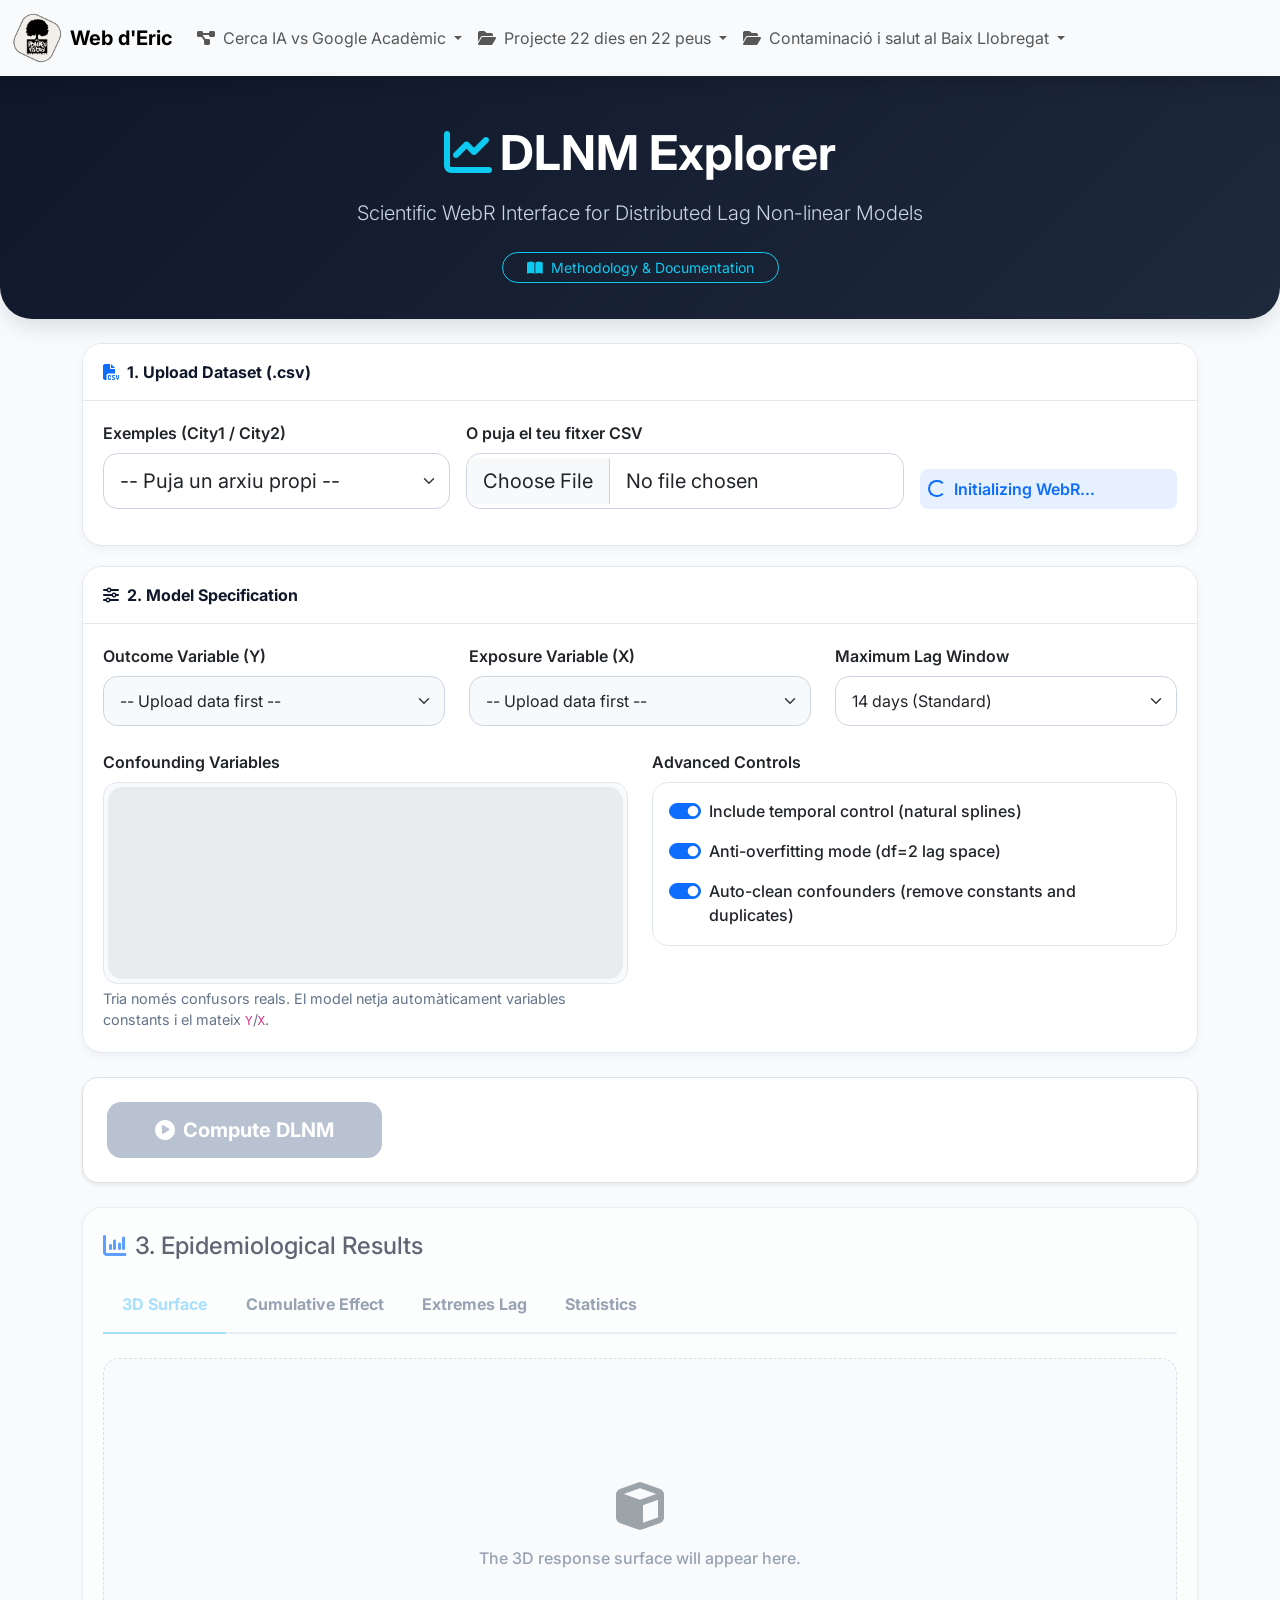
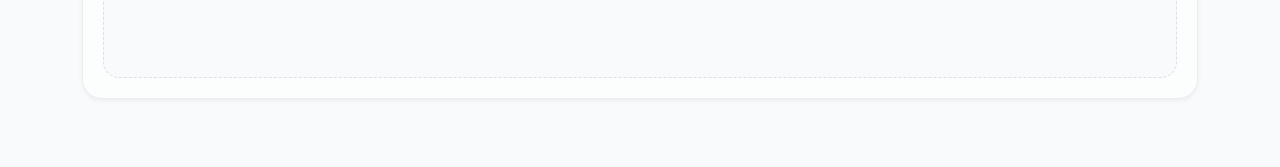
<file: dlnm/index.html>
<html lang="ca">
<head>
  <meta charset="UTF-8" />
  <meta name="viewport" content="width=device-width, initial-scale=1.0" />
  <title>DLNM Explorer – Scientific WebR Tool</title>
  <link href="https://cdn.jsdelivr.net/npm/bootstrap@5.3.0/dist/css/bootstrap.min.css" rel="stylesheet">
  <link rel="stylesheet" href="https://cdnjs.cloudflare.com/ajax/libs/font-awesome/6.5.0/css/all.min.css">
  <style>
    @import url('https://fonts.googleapis.com/css2?family=Inter:wght@400;500;600;700;800&display=swap');

    :root {
      --bg: #f8fafc;
      --surface: #ffffff;
      --surface-2: #f8fafc;
      --text: #0f172a;
      --muted: #64748b;
      --primary: #7dd3fc;
      --primary-700: #0284c7;
      --border: #e2e8f0;
      --danger: #dc2626;
      --success: #16a34a;
      --warning: #ca8a04;
    }

    * { box-sizing: border-box; }
    html, body { height: 100%; }
    body {
      margin: 0;
      background: var(--bg);
      font-family: 'Inter', sans-serif;
      color: var(--text);
    }

    .hero {
      background: linear-gradient(135deg, #0f172a 0%, #1e293b 100%);
      color: #fff;
      padding: 3rem 0 2.25rem;
      border-radius: 0 0 2rem 2rem;
      box-shadow: 0 10px 25px -5px rgba(15, 23, 42, 0.15);
      margin-bottom: 1.5rem;
    }

    .hero .lead { color: #cbd5e1; }

    .card {
      border: 1px solid var(--border);
      border-radius: 1.25rem;
      overflow: hidden;
      box-shadow: 0 4px 10px rgba(15, 23, 42, 0.04);
      margin-bottom: 1.25rem;
      background: var(--surface);
    }

    .card-header {
      background: #fff;
      border-bottom: 1px solid var(--border);
      padding: 1rem 1.25rem;
      font-weight: 700;
      color: var(--text);
    }

    .card-body { padding: 1.25rem; }

    .btn-primary {
      background: var(--primary);
      border: none;
      border-radius: 0.9rem;
      font-weight: 700;
      padding: 0.8rem 1.4rem;
      box-shadow: 0 8px 18px rgba(14, 165, 233, 0.24);
    }
    .btn-primary:hover:not(:disabled) { background: var(--primary-700); }
    .btn-primary:disabled { background: #94a3b8; box-shadow: none; }

    .form-select, .form-control {
      border-radius: 0.9rem;
      border: 1px solid #cbd5e1;
      padding: 0.75rem 1rem;
    }
    .form-select:focus, .form-control:focus {
      border-color: var(--primary);
      box-shadow: 0 0 0 .2rem rgba(14,165,233,.18);
    }

    .panel {
      background: #fff;
      border: 1px solid var(--border);
      border-radius: 1rem;
      padding: 1rem;
    }

    .muted { color: var(--muted); }

    .multiselect-box {
      border: 1px solid var(--border);
      border-radius: 0.9rem;
      background: var(--surface-2);
      padding: .25rem;
      min-height: 175px;
    }
    .multiselect-box select {
      width: 100%;
      border: 0;
      background: transparent;
      min-height: 165px;
    }

    #errorProtocol,
    #errorBox,
    #warningBox,
    #dataInfoBox {
      display: none;
      border-radius: 1rem;
      padding: 1rem;
      margin-bottom: 1rem;
    }
    #errorProtocol { background: #fef2f2; color: #991b1b; border: 1px solid #fecaca; }
    #errorBox { background: #fef2f2; color: #991b1b; border: 1px solid #fecaca; }
    #warningBox { background: #fffbeb; color: #854d0e; border: 1px solid #fde68a; }
    #dataInfoBox { background: #f0f9ff; color: #0369a1; border: 1px solid #bae6fd; }

    .nav-tabs { border-bottom: 2px solid var(--border); }
    .nav-tabs .nav-link {
      border: none;
      color: var(--muted);
      font-weight: 700;
      padding: 1rem 1.2rem;
      border-bottom: 2px solid transparent;
      margin-bottom: -2px;
    }
    .nav-tabs .nav-link:hover { color: var(--text); }
    .nav-tabs .nav-link.active {
      color: var(--primary);
      background: transparent;
      border-bottom-color: var(--primary);
    }

    .plot-shell {
      background: var(--surface-2);
      border-radius: 1rem;
      border: 1px dashed #cbd5e1;
      min-height: 320px;
      display: flex;
      align-items: center;
      justify-content: center;
      flex-direction: column;
      padding: 1rem;
      text-align: center;
    }

    .plot-shell img {
      max-width: 100%;
      border-radius: 0.8rem;
      border: 1px solid var(--border);
      box-shadow: 0 10px 20px rgba(15, 23, 42, 0.08);
    }

    pre {
      background: #0f172a;
      color: #e2e8f0;
      border-radius: 1rem;
      padding: 1rem;
      overflow: auto;
      max-height: 520px;
      white-space: pre-wrap;
      margin: 0;
      font-size: .86rem;
    }

    .small-note { font-size: .9rem; color: var(--muted); }
    .spinner-border { width: 1.1rem; height: 1.1rem; border-width: 0.18em; }
    .code-inline {
      background: #eff6ff;
      border: 1px solid #bfdbfe;
      color: #1d4ed8;
      border-radius: .5rem;
      padding: .08rem .4rem;
      font-size: .85em;
    }
  </style>
</head>
<body data-bs-theme="light">
  <!-- Navbar -->
  <nav class="navbar navbar-expand-lg navbar-light shadow sticky-top">
    <div class="container-fluid">
      <!-- 5. Logo i text -->
      <a class="navbar-brand d-flex align-items-center" href="#">
        <img src="https://emoreno12.github.io/logo.png" width="50" height="50" alt="Logo" class="logo rounded-circle me-2">
        <span class="fw-bold">Web d'Eric</span>
      </a>

      <!-- Botó menú mòbil -->
      <button class="navbar-toggler" type="button" data-bs-toggle="collapse" data-bs-target="#navbarNav" aria-controls="navbarNav" aria-expanded="false" aria-label="Toggle navigation">
        <span class="navbar-toggler-icon"></span>
      </button>

      <!-- Menú -->
      <div class="collapse navbar-collapse" id="navbarNav">
        <ul class="navbar-nav me-auto mb-2 mb-lg-0">
          <!-- Projecte 1 -->
          <li class="nav-item dropdown">
            <a class="nav-link dropdown-toggle" href="#" id="proj1Dropdown" role="button" data-bs-toggle="dropdown" aria-expanded="false">
              <i class="fa-solid fa-diagram-project me-1"></i> Cerca IA vs Google Acadèmic
            </a>
            <ul class="dropdown-menu" aria-labelledby="proj1Dropdown">
              <li><a class="dropdown-item" href="https://emoreno12.github.io/cerca"><i class="fa-solid fa-seedling me-1"></i>Comparem préssecs</a></li>
             
            </ul>
          </li>
          <!-- Projecte 2 -->
          <li class="nav-item dropdown">
            <a class="nav-link dropdown-toggle" href="#" id="proj2Dropdown" role="button" data-bs-toggle="dropdown" aria-expanded="false">
              <i class="fa-solid fa-folder-open me-1"></i> Projecte 22 dies en 22 peus
            </a>
            <ul class="dropdown-menu" aria-labelledby="proj2Dropdown">
              <li><a class="dropdown-item" href="https://emoreno12.github.io/introduccio"><i class="fa-solid fa-file-lines me-1"></i> Introducció al projecte</a></li>
              <li><a class="dropdown-item" href="https://emoreno12.github.io/vectors"><i class="fa-regular fa-compass me-1"></i> Calculem rumbs amb vectors</a></li>
            <li><a class="dropdown-item" href="https://emoreno12.github.io/distancies"><i class="fa-solid fa-arrows-left-right-to-line me-1"></i> Calculem distàncies amb GPS</a></li> 
            </ul>
           </li>
          <!-- Projecte 3 -->
           <li class="nav-item dropdown">
            <a class="nav-link dropdown-toggle" href="#" id="proj2Dropdown" role="button" data-bs-toggle="dropdown" aria-expanded="false">
              <i class="fa-solid fa-folder-open me-1"></i> Contaminació i salut al Baix Llobregat
            </a>
            <ul class="dropdown-menu" aria-labelledby="proj2Dropdown">
            <li><a class="dropdown-item" href="https://emoreno12.github.io/contaminacio"><i class="fa-solid fa-smog me-1"></i> Contaminació i salut respiratòria a Sant Andreu de la Barca</a></li>
            <li><a class="dropdown-item" href="https://emoreno12.github.io/epi"><i class="fa-solid fa-head-side-mask me-1"></i> Environmental Epidemiological Analysis</a></li>
            <li><a class="dropdown-item" href="https://emoreno12.github.io/dlnm"><i class="fa-solid fa-smog me-1"></i> Distributed Lag Non-linear Models</a></li>
            <li><a class="dropdown-item" href="https://emoreno12.github.io/epidemiologia"><i class="fa-solid fa-industry me-1"></i> Resultats de Sant Andreu de la Barca</a></li> 
            </ul>
           </li>
        </ul>
        <!-- Botó mode clar/fosc -->
        <!--button id="themeToggle" class="ms-2"><i class="fa-solid fa-moon"></i></button-->
      </div>
    </div>
  </nav>

  <header class="hero text-center">
    <div class="container">
      <h1 class="display-5 fw-bold mb-3"><i class="fa-solid fa-chart-line text-info me-2"></i>DLNM Explorer</h1>
      <p class="lead mb-4">Scientific WebR Interface for Distributed Lag Non-linear Models</p>
      <button class="btn btn-outline-info btn-sm rounded-pill px-4" data-bs-toggle="modal" data-bs-target="#howItWorksModal">
        <i class="fa-solid fa-book-open me-2"></i>Methodology & Documentation
      </button>
    </div>
  </header>

  <main class="container pb-5">
    <div id="errorProtocol" class="fw-semibold text-center">
      <i class="fa-solid fa-triangle-exclamation fs-4 d-block mb-2"></i>
      Has obert el fitxer amb <span class="code-inline">file://</span>. WebR necessita un servidor local (per exemple, Live Server).
    </div>

<section class="card">
  <div class="card-header"><i class="fa-solid fa-file-csv text-primary me-2"></i>1. Upload Dataset (.csv)</div>
  <div class="card-body">
    <div class="row g-3 mb-3">
      <div class="col-md-4">
        <label class="form-label fw-semibold">Exemples (City1 / City2)</label>
        <select id="demoDataset" class="form-select form-select-lg">
          <option value="">-- Puja un arxiu propi --</option>
                                <option value="https://emoreno12.github.io/epi/gava.csv">🏢 Gavà</option>
                                <option value="https://emoreno12.github.io/epi/elprat(jardins).csv">🏢 El Prat de Llobregat (Jardins de la Pau)</option>
                                <option value="https://emoreno12.github.io/epi/elprat(sagnier).csv">🏢 El Prat de Llobregat (Sagnier)</option>
                                <option value="https://emoreno12.github.io/epi/hospitalet.csv">🏢 L'Hospitalet de Llobregat</option>
                                <option value="https://emoreno12.github.io/epi/martorell.csv">🏢 Martorell</option>
                                <option value="https://emoreno12.github.io/epi/palleja.csv">🏢 Pallejà</option>
                                <option value="https://emoreno12.github.io/epi/santandreudelabarca.csv">🏢 Sant Andreu de la Barca</option>
                                <option value="https://emoreno12.github.io/epi/santvicencdelshorts.csv">🏢 Sant Vicenç dels Horts</option>
                                <option value="https://emoreno12.github.io/epi/viladecans.csv">🏢 Viladecans</option>
        </select>
      </div>
      <div class="col-md-5">
        <label class="form-label fw-semibold">O puja el teu fitxer CSV</label>
        <input type="file" id="csvFile" class="form-control form-control-lg" accept=".csv,text/csv" />
      </div>
      <div class="col-md-3 d-flex align-items-end">
        <div id="fileStatus" class="w-100 d-flex align-items-center fw-semibold bg-primary bg-opacity-10 text-primary rounded-3 p-2">
          <span class="spinner-border spinner-border-sm me-2"></span>
          Initializing WebR...
        </div>
      </div>
    </div>
    <div id="colInfo" class="mt-3 small-note"></div>
  </div>
</section>

    <section class="card">
      <div class="card-header"><i class="fa-solid fa-sliders me-2"></i>2. Model Specification</div>
      <div class="card-body">
        <div class="row g-4">
          <div class="col-md-4">
            <label class="form-label fw-semibold">Outcome Variable (Y)</label>
            <select id="outcomeVar" class="form-select bg-light" disabled>
              <option>-- Upload data first --</option>
            </select>
          </div>
          <div class="col-md-4">
            <label class="form-label fw-semibold">Exposure Variable (X)</label>
            <select id="exposureVar" class="form-select bg-light" disabled>
              <option>-- Upload data first --</option>
            </select>
          </div>
          <div class="col-md-4">
            <label class="form-label fw-semibold">Maximum Lag Window</label>
            <select id="maxLag" class="form-select">
              <option value="7">7 days</option>
              <option value="14" selected>14 days (Standard)</option>
              <option value="21">21 days</option>
              <option value="28">28 days</option>
            </select>
          </div>

          <div class="col-md-6">
            <label class="form-label fw-semibold">Confounding Variables</label>
            <div class="multiselect-box">
              <select id="confounders" class="form-select" multiple size="8" disabled></select>
            </div>
            <div class="small-note mt-1">Tria només confusors reals. El model netja automàticament variables constants i el mateix <code>Y</code>/<code>X</code>.</div>
          </div>

          <div class="col-md-6">
            <label class="form-label fw-semibold">Advanced Controls</label>
            <div class="panel">
              <div class="form-check form-switch mb-3">
                <input class="form-check-input" type="checkbox" id="includeTime" checked>
                <label class="form-check-label fw-medium" for="includeTime">Include temporal control (natural splines)</label>
              </div>
              <div class="form-check form-switch mb-3">
                <input class="form-check-input" type="checkbox" id="antiOverfit" checked>
                <label class="form-check-label fw-medium" for="antiOverfit">Anti-overfitting mode (df=2 lag space)</label>
              </div>
              <div class="form-check form-switch">
                <input class="form-check-input" type="checkbox" id="autoCleanConfounders" checked>
                <label class="form-check-label fw-medium" for="autoCleanConfounders">Auto-clean confounders (remove constants and duplicates)</label>
              </div>
            </div>
          </div>
        </div>
      </div>
    </section>

    <div class="d-flex flex-column flex-md-row justify-content-between align-items-center gap-3 my-4 p-4 bg-white rounded-4 shadow-sm border">
      <button id="runBtn" class="btn btn-primary btn-lg px-5" disabled>
        <i class="fa-solid fa-play-circle me-2"></i>Compute DLNM
      </button>
      <div id="loadingMsg" class="text-primary fw-semibold d-none">
        <div class="d-flex align-items-center">
          <span class="spinner-border me-3"></span>
          <span>Calculating the model...</span>
        </div>
      </div>
    </div>

    <div id="errorBox" class="shadow-sm">
      <h5 class="fw-bold mb-2"><i class="fa-solid fa-circle-xmark me-2"></i>Execution Error</h5>
      <div id="errorMsgText"></div>
    </div>

    <div id="warningBox" class="shadow-sm">
      <i class="fa-solid fa-triangle-exclamation me-2"></i><strong>Model Adjustment:</strong>
      <span id="warningText"></span>
    </div>

    <section id="resultsSection" class="card shadow-sm" style="opacity:.65; transition: opacity .25s ease;">
      <div class="card-header bg-white border-bottom-0 pt-4 pb-0">
        <h4 class="mb-3"><i class="fa-solid fa-chart-column text-primary me-2"></i>3. Epidemiological Results</h4>
        <ul class="nav nav-tabs" id="resultTab" role="tablist">
          <li class="nav-item" role="presentation">
            <button class="nav-link active" data-bs-toggle="tab" data-bs-target="#plot3dPanel" type="button" role="tab">3D Surface</button>
          </li>
          <li class="nav-item" role="presentation">
            <button class="nav-link" data-bs-toggle="tab" data-bs-target="#plotPanel" type="button" role="tab">Cumulative Effect</button>
          </li>
          <li class="nav-item" role="presentation">
            <button class="nav-link" data-bs-toggle="tab" data-bs-target="#lagPanel" type="button" role="tab">Extremes Lag</button>
          </li>
          <li class="nav-item" role="presentation">
            <button class="nav-link" data-bs-toggle="tab" data-bs-target="#summary" type="button" role="tab">Statistics</button>
          </li>
        </ul>
      </div>

      <div class="card-body bg-white rounded-bottom-4 pt-4">
        <div id="dataInfoBox" class="mb-3">
          <h6 class="fw-bold mb-2"><i class="fa-solid fa-circle-info me-1"></i>Execution Summary:</h6>
          <div id="dataInfoText"></div>
        </div>

        <div class="tab-content">
          <div class="tab-pane fade show active" id="plot3dPanel" role="tabpanel">
            <div class="plot-shell">
              <img id="plot3dImg" alt="3D plot" style="display:none;">
              <p class="muted mt-3 mb-0 fw-medium" id="plot3dCaption">
                <i class="fa-solid fa-cube fa-3x text-secondary d-block mb-3"></i>
                The 3D response surface will appear here.
              </p>
            </div>
          </div>

          <div class="tab-pane fade" id="plotPanel" role="tabpanel">
            <div class="plot-shell">
              <img id="lagPlotImg" alt="Cumulative effect plot" style="display:none;">
              <p class="muted mt-3 mb-0 fw-medium" id="plotCaption">No plot generated yet.</p>
            </div>
          </div>

          <div class="tab-pane fade" id="lagPanel" role="tabpanel">
            <div class="row g-4">
              <div class="col-md-6">
                <div class="plot-shell h-100">
                  <h6 class="text-primary fw-bold mb-3"><i class="fa-solid fa-snowflake me-1"></i>Cold Extreme Curve</h6>
                  <img id="plotColdImg" alt="Cold extreme lag plot" style="display:none;">
                  <p class="muted small mt-3 mb-0" id="coldCaption"></p>
                </div>
              </div>
              <div class="col-md-6">
                <div class="plot-shell h-100">
                  <h6 class="text-danger fw-bold mb-3"><i class="fa-solid fa-fire me-1"></i>Heat Extreme Curve</h6>
                  <img id="plotHeatImg" alt="Heat extreme lag plot" style="display:none;">
                  <p class="muted small mt-3 mb-0" id="heatCaption"></p>
                </div>
              </div>
            </div>
          </div>

          <div class="tab-pane fade" id="summary" role="tabpanel">
            <pre id="modelSummary">⏳ Waiting for model execution...</pre>
          </div>
        </div>
      </div>
    </section>
  </main>

  <div class="modal fade" id="howItWorksModal" tabindex="-1" aria-hidden="true">
    <div class="modal-dialog modal-lg modal-dialog-centered">
      <div class="modal-content border-0 shadow-lg">
        <div class="modal-header text-white" style="background:#0f172a;">
          <h5 class="modal-title"><i class="fa-solid fa-microscope text-info me-2"></i>Scientific Methodology (DLNM)</h5>
          <button type="button" class="btn-close btn-close-white" data-bs-dismiss="modal"></button>
        </div>
        <div class="modal-body p-4">
          <h6 class="fw-bold text-primary">What is a Distributed Lag Non-linear Model (DLNM)?</h6>
          <p>DLNM is a statistical framework used to study delayed and non-linear effects of an exposure on a health outcome.</p>
          <h6 class="fw-bold text-primary mt-4">What this tool does</h6>
          <ul class="lh-lg mb-0">
            <li>Detects a reasonable family based on the outcome type.</li>
            <li>Removes constant / invalid confounders automatically.</li>
            <li>Generates a 3D response surface plus cumulative and lag-specific plots.</li>
            <li>Uses a conservative lag spline by default to reduce overfitting.</li>
          </ul>
        </div>
        <div class="modal-footer bg-light">
          <button type="button" class="btn btn-secondary" data-bs-dismiss="modal">Close</button>
        </div>
      </div>
    </div>
  </div>

  <script src="https://cdn.jsdelivr.net/npm/bootstrap@5.3.0/dist/js/bootstrap.bundle.min.js"></script>
  <script type="module">
    if (window.location.protocol === 'file:') {
      document.getElementById('errorProtocol').style.display = 'block';
      throw new Error('Open the project through a local server, not by double-clicking the HTML file.');
    }

    import { WebR } from 'https://webr.r-wasm.org/latest/webr.mjs';


   
    const els = {
      demoDataset: document.getElementById('demoDataset'), // <-- Nova línia
      fileInput: document.getElementById('csvFile'),
      outcome: document.getElementById('outcomeVar'),
      exposure: document.getElementById('exposureVar'),
      confounders: document.getElementById('confounders'),
      maxLag: document.getElementById('maxLag'),
      includeTime: document.getElementById('includeTime'),
      antiOverfit: document.getElementById('antiOverfit'),
      autoClean: document.getElementById('autoCleanConfounders'),
      runBtn: document.getElementById('runBtn'),
      loadingMsg: document.getElementById('loadingMsg'),
      errorBox: document.getElementById('errorBox'),
      errorMsgText: document.getElementById('errorMsgText'),
      warningBox: document.getElementById('warningBox'),
      warningText: document.getElementById('warningText'),
      dataInfoBox: document.getElementById('dataInfoBox'),
      dataInfoText: document.getElementById('dataInfoText'),
      modelSummary: document.getElementById('modelSummary'),
      resultsSection: document.getElementById('resultsSection'),
      fileStatus: document.getElementById('fileStatus'),
      colInfo: document.getElementById('colInfo'),
      plot3dImg: document.getElementById('plot3dImg'),
      lagPlotImg: document.getElementById('lagPlotImg'),
      plotColdImg: document.getElementById('plotColdImg'),
      plotHeatImg: document.getElementById('plotHeatImg'),
      plot3dCaption: document.getElementById('plot3dCaption'),
      plotCaption: document.getElementById('plotCaption'),
      coldCaption: document.getElementById('coldCaption'),
      heatCaption: document.getElementById('heatCaption')
    };

    let webR = null;
    let ready = false;
    let lastData = { cols: [], rows: 0 };

    function showError(message) {
      els.errorMsgText.innerHTML = message;
      els.errorBox.style.display = 'block';
      els.loadingMsg.classList.add('d-none');
      els.runBtn.disabled = false;
      els.resultsSection.style.opacity = '0.65';
    }

    function hideMessages() {
      els.errorBox.style.display = 'none';
      els.warningBox.style.display = 'none';
      els.dataInfoBox.style.display = 'none';
      els.errorMsgText.innerHTML = '';
      els.warningText.innerHTML = '';
    }

    function setStatus(kind, html) {
      els.fileStatus.className = 'd-flex align-items-center fw-semibold rounded-3 p-2';
      const base = kind === 'success'
        ? 'bg-success bg-opacity-10 text-success'
        : kind === 'danger'
          ? 'bg-danger bg-opacity-10 text-danger'
          : 'bg-primary bg-opacity-10 text-primary';
      els.fileStatus.classList.add(...base.split(' '));
      els.fileStatus.innerHTML = html;
    }

    function bytesToBase64(uint8) {
      const chunkSize = 0x8000;
      let binary = '';
      for (let i = 0; i < uint8.length; i += chunkSize) {
        binary += String.fromCharCode(...uint8.subarray(i, i + chunkSize));
      }
      return btoa(binary);
    }

    function fillSelect(selectEl, cols, keep = []) {
      const current = selectEl.value;
      selectEl.innerHTML = '';
      for (const col of cols) {
        const opt = new Option(col, col);
        if (keep.includes(col)) opt.selected = true;
        selectEl.add(opt);
      }
      if (current && cols.includes(current)) selectEl.value = current;
    }

    function guessDefaults(cols) {
      const lower = new Map(cols.map(c => [c.toLowerCase(), c]));
      const outcomeCandidates = ['casos_total', 'cases_total', 'incidencia_1000', 'incidence_1000'];
      const exposureCandidates = ['no2', 'pm10', 'pm25', 'o3', 'temp_mean', 'temperature', 'rh', 'humidity'];

      let outcome = outcomeCandidates.map(c => lower.get(c)).find(Boolean) || cols[0] || '';
      let exposure = exposureCandidates.map(c => lower.get(c)).find(Boolean) || cols[1] || '';
      if (outcome === exposure && cols.length > 1) exposure = cols.find(c => c !== outcome) || exposure;
      return { outcome, exposure };
    }

    function filterConfounders(cols, outcome, exposure) {
      return cols.filter(c => c !== outcome && c !== exposure && c !== 'date' && c !== 'time');
    }

    async function initWebR() {
      try {
        webR = new WebR();
        await webR.init();
        await webR.evalR(`
          suppressPackageStartupMessages({
            if (!requireNamespace('dlnm', quietly = TRUE)) {
              webr::install('dlnm')
            }
            library(dlnm)
            library(splines)
          })
        `);
        ready = true;
        setStatus('success', '<i class="fa-solid fa-circle-check me-2"></i>WebR Engine Ready');
      } catch (err) {
        setStatus('danger', '<i class="fa-solid fa-circle-xmark me-2"></i>Initialization Failed');
        showError('Could not start R in the browser: ' + err.message);
      }
    }

    function selectedConfounders() {
      return Array.from(els.confounders.selectedOptions).map(opt => opt.value);
    }

    function buildRCode({ outcome, exposure, maxLag, confounders, includeTime, antiOverfit }) {
      const confVec = confounders.length ? `c(${confounders.map(v => JSON.stringify(v)).join(', ')})` : 'character(0)';
      const timeDfExpr = includeTime ? 'res_df_time <- max(4, min(30, round(nrow(df_clean) / 365 * 4)))' : 'res_df_time <- 0';
      const lagDf = antiOverfit ? 2 : 3;
      const expDf = 3;

      return `
        suppressPackageStartupMessages({
          library(dlnm)
          library(splines)
        })

        res_success <- FALSE
        res_error <- ''
        res_summary <- ''
        res_fam <- ''
        res_nobs <- 0
        res_total <- nrow(df)
        res_ncol <- ncol(df)
        res_df_time <- 0
        res_retries <- 0
        removed_conf <- 0
        removed_list <- ''
        val_cold <- NA_real_
        val_heat <- NA_real_
        n_obs_cold <- 0
        n_obs_heat <- 0
        max_rr <- NA_real_

        tryCatch({
          df_clean <- df
          if (!'time' %in% names(df_clean)) df_clean$time <- seq_len(nrow(df_clean))

          y <- df_clean[[${JSON.stringify(outcome)}]]
          x <- df_clean[[${JSON.stringify(exposure)}]]

          if (all(is.na(y))) stop('Outcome is completely empty (all NA).')
          if (all(is.na(x))) stop('Exposure is completely empty (all NA).')

          # Keep only relevant variables and remove bad confounders.
          conf_list <- ${confVec}
          good_conf <- character(0)
          if (length(conf_list) > 0) {
            for (v in conf_list) {
              if (!v %in% names(df_clean)) next
              vv <- df_clean[[v]]
              if (v %in% c(${JSON.stringify(outcome)}, ${JSON.stringify(exposure)}, 'date', 'time')) next
              if (all(is.na(vv))) next
              if (length(unique(na.omit(vv))) <= 1) next
              if (is.factor(vv)) df_clean[[v]] <- as.numeric(vv)
              good_conf <- c(good_conf, v)
            }
          }
          removed_conf <- length(conf_list) - length(good_conf)
          if (removed_conf > 0) removed_list <- paste(setdiff(conf_list, good_conf), collapse = ', ')

          # Build analysis dataset.
          keep_vars <- unique(c(${JSON.stringify(outcome)}, ${JSON.stringify(exposure)}, good_conf, 'time'))
          df_model <- df_clean[, keep_vars, drop = FALSE]

          # Drop rows with missing values in analysis variables only.
          complete_idx <- complete.cases(df_model)
          df_model <- df_model[complete_idx, , drop = FALSE]
          if (nrow(df_model) < 50) stop('Too few complete observations after cleaning.')

          y2 <- df_model[[${JSON.stringify(outcome)}]]
          x2 <- df_model[[${JSON.stringify(exposure)}]]

          # Decide family from outcome.
          is_count <- all(y2 >= 0, na.rm = TRUE) && all(abs(y2 - round(y2)) < 1e-8, na.rm = TRUE)
          res_fam <- if (is_count) 'quasipoisson' else 'gaussian'
          fam_obj <- if (is_count) quasipoisson() else gaussian()

          cb <- crossbasis(
            x2,
            lag = ${maxLag},
            argvar = list(fun = 'ns', df = ${expDf}),
            arglag = list(fun = 'ns', df = ${lagDf})
          )

          ${timeDfExpr}

          rhs <- c('cb', if (length(good_conf) > 0) good_conf else character(0), if (${includeTime ? 'TRUE' : 'FALSE'}) paste0('ns(time, df=', res_df_time, ')') else character(0))
          fml <- as.formula(paste('${outcome} ~', paste(rhs, collapse = ' + ')))

          model <- glm(fml, data = df_model, family = fam_obj, na.action = na.exclude)
          res_nobs <- nobs(model)
          if (res_nobs < 50) stop('Too many rows removed during model fitting.')

          cen_val <- median(x2, na.rm = TRUE)
          if (!is.finite(cen_val)) cen_val <- mean(x2, na.rm = TRUE)
          pred <- crosspred(cb, model, cen = cen_val, by = 0.1)

          q_cold <- as.numeric(quantile(x2, 0.01, na.rm = TRUE, names = FALSE))
          q_heat <- as.numeric(quantile(x2, 0.99, na.rm = TRUE, names = FALSE))
          val_cold <- pred$predvar[which.min(abs(pred$predvar - q_cold))]
          val_heat <- pred$predvar[which.min(abs(pred$predvar - q_heat))]
          n_obs_cold <- sum(x2 <= val_cold, na.rm = TRUE)
          n_obs_heat <- sum(x2 >= val_heat, na.rm = TRUE)
          max_rr <- suppressWarnings(max(pred$allRRfit, na.rm = TRUE))

          png('plot_3d.png', width = 960, height = 700, res = 110)
          par(mar = c(2.5, 2.5, 2.5, 2))
          plot(pred, '3d', xlab = '${exposure}', ylab = 'Lag (days)', zlab = 'Relative Risk',
               main = '3D Response Surface', col = '#7dd3fc', theta = 230, phi = 30, ltheta = 120)
          dev.off()

          png('plot_overall.png', width = 860, height = 520, res = 110)
          plot(pred, 'overall', xlab = '${exposure}', ylab = 'Relative Risk (RR)',
               main = 'Overall Cumulative Effect', lwd = 3)
          abline(h = 1, lty = 2, col = 'gray50')
          dev.off()

          png('plot_cold.png', width = 700, height = 480, res = 110)
          plot(pred, 'slices', var = val_cold,
               main = paste0('Lag Response: Extreme Cold (', round(val_cold, 2), ')'),
               ylab = 'Relative Risk', xlab = 'Lag (days)', lwd = 3)
          abline(h = 1, lty = 2, col = 'gray50')
          dev.off()

          png('plot_heat.png', width = 700, height = 480, res = 110)
          plot(pred, 'slices', var = val_heat,
               main = paste0('Lag Response: Extreme Heat (', round(val_heat, 2), ')'),
               ylab = 'Relative Risk', xlab = 'Lag (days)', lwd = 3)
          abline(h = 1, lty = 2, col = 'gray50')
          dev.off()

          res_summary <- paste(capture.output(summary(model)), collapse = '\n')
          res_success <- TRUE
        }, error = function(e) {
          res_error <<- e$message
        })
      `;
    }

 async function bufferToDf(buf) {
  await webR.FS.writeFile('data.csv', new Uint8Array(buf));
  await webR.evalR(`
    df <- read.csv('data.csv', stringsAsFactors = FALSE, na.strings = c('NA','na','',' ','null','NULL'))
    names(df) <- make.names(names(df), unique = TRUE)
    for (nm in names(df)) {
      if (nm == 'date') next
      if (is.character(df[[nm]])) {
        suppressWarnings({ num <- as.numeric(df[[nm]]) })
        if (sum(!is.na(num)) > sum(!is.na(df[[nm]])) * 0.7) df[[nm]] <- num
      }
    }
    if ('date' %in% names(df)) {
      df$date <- as.Date(df$date, tryFormats = c('%Y-%m-%d', '%d/%m/%Y', '%m/%d/%Y'))
    }
    df$time <- seq_len(nrow(df))
  `);
}



async function processLoadedData() {
  const cols = await getRValue('names(df)', 'array');
  const rows = await getRValue('nrow(df)', 'number');
  if (!rows) throw new Error('El CSV està buit o no s\'ha pogut llegir.');

  lastData = { cols, rows };
  const defaults = guessDefaults(cols);

  fillSelect(els.outcome, cols);
  fillSelect(els.exposure, cols);
  els.outcome.value = defaults.outcome;
  els.exposure.value = defaults.exposure;

  updateConfoundersFromSelection();
  enableForm();

  els.colInfo.innerHTML = `✅ Dataset carregat: <strong>${rows} files</strong> i <strong>${cols.length} variables</strong>.`;
  setStatus('success', '<i class="fa-solid fa-circle-check me-2"></i>Dades Processades');
}




    async function getRValue(expr, type = 'string') {
      const obj = await webR.evalR(expr);
      if (type === 'boolean') return await obj.toBoolean();
      if (type === 'number') return await obj.toNumber();
      if (type === 'array') return await obj.toArray();
      return await obj.toString();
    }

    async function loadPlot(path, imgEl) {
      const bytes = await webR.FS.readFile(path);
      imgEl.src = `data:image/png;base64,${bytesToBase64(bytes)}`;
      imgEl.style.display = 'block';
    }

    function resetPlots() {
      for (const el of [els.plot3dImg, els.lagPlotImg, els.plotColdImg, els.plotHeatImg]) {
        el.removeAttribute('src');
        el.style.display = 'none';
      }
      els.plot3dCaption.innerHTML = '<i class="fa-solid fa-cube fa-3x text-secondary d-block mb-3"></i>The 3D response surface will appear here.';
      els.plotCaption.textContent = 'No plot generated yet.';
      els.coldCaption.textContent = '';
      els.heatCaption.textContent = '';
    }

    function enableForm() {
      els.outcome.disabled = false;
      els.exposure.disabled = false;
      els.confounders.disabled = false;
      els.runBtn.disabled = false;
      els.outcome.classList.remove('bg-light');
      els.exposure.classList.remove('bg-light');
      els.confounders.classList.remove('bg-light');
    }

    function updateConfoundersFromSelection() {
  const outcome = els.outcome.value;
  const exposure = els.exposure.value;
  const cols = lastData.cols;

  const allowed = filterConfounders(cols, outcome, exposure);

  // detectem noms possibles (robust)
  const lowerMap = new Map(cols.map(c => [c.toLowerCase(), c]));

  const defaultTemp =
    lowerMap.get('temp_mean') ||
    lowerMap.get('temperature') ||
    lowerMap.get('temp');

  const defaultRH =
    lowerMap.get('rh') ||
    lowerMap.get('humidity');

  els.confounders.innerHTML = '';

  for (const c of allowed) {
    const isDefault = (c === defaultTemp || c === defaultRH);
    const opt = new Option(c, c, false, isDefault);
    els.confounders.add(opt);
  }
}

    initWebR();

els.fileInput.addEventListener('change', async (e) => {
  hideMessages();
  els.demoDataset.value = ""; // Reiniciem el dropdown d'exemples
  const file = e.target.files?.[0];
  if (!file || !ready) return;

  try {
    setStatus('info', '<span class="spinner-border spinner-border-sm me-2"></span>Llegint dades...');
    const buf = await file.arrayBuffer();
    await bufferToDf(buf);
    await processLoadedData();
  } catch (err) {
    setStatus('danger', '<i class="fa-solid fa-circle-xmark me-2"></i>Error de lectura');
    showError('Error llegint CSV: ' + err.message);
  }
});
els.demoDataset.addEventListener('change', async (e) => {
  const filename = e.target.value;
  if (!filename) return; // Ha tornat a posar "Puja el teu arxiu"

  hideMessages();
  els.fileInput.value = ""; // Netejem l'input file
  if (!ready) return;

  try {
    setStatus('info', '<span class="spinner-border spinner-border-sm me-2"></span>Descarregant dataset...');
    
    // Obtenim l'arxiu via xarxa
    const response = await fetch(filename);
    if (!response.ok) throw new Error(`No s'ha pogut trobar l'arxiu ${filename} al servidor.`);
    const buf = await response.arrayBuffer();

    setStatus('info', '<span class="spinner-border spinner-border-sm me-2"></span>Processant dades...');
    await bufferToDf(buf);
    await processLoadedData();

  } catch (err) {
    setStatus('danger', '<i class="fa-solid fa-circle-xmark me-2"></i>Error de descàrrega');
    showError('Error carregant dataset d\'exemple: ' + err.message);
  }
});

    els.outcome.addEventListener('change', () => updateConfoundersFromSelection());
    els.exposure.addEventListener('change', () => updateConfoundersFromSelection());

    els.runBtn.addEventListener('click', async () => {
      hideMessages();
      resetPlots();

      const outcome = els.outcome.value;
      const exposure = els.exposure.value;
      const maxLag = Number(els.maxLag.value);
      const confounders = selectedConfounders().filter(v => v !== outcome && v !== exposure);
      const includeTime = els.includeTime.checked;
      const antiOverfit = els.antiOverfit.checked;

      if (!outcome || !exposure) {
        showError('Please select both Outcome and Exposure variables.');
        return;
      }
      if (outcome === exposure) {
        showError('Outcome and Exposure cannot be the same variable.');
        return;
      }

      els.loadingMsg.classList.remove('d-none');
      els.runBtn.disabled = true;
      els.runBtn.innerHTML = '<span class="spinner-border spinner-border-sm me-2"></span>Running...';
      els.resultsSection.style.opacity = '0.65';
      els.modelSummary.textContent = 'Processing model...';

      try {
        const code = buildRCode({ outcome, exposure, maxLag, confounders, includeTime, antiOverfit });
        await webR.evalR(code);

        const success = await getRValue('res_success', 'boolean');
        if (!success) {
          const msg = await getRValue('res_error', 'string');
          throw new Error(msg || 'Unknown model error');
        }

        const validRows = await getRValue('res_nobs', 'number');
        const totalRows = await getRValue('res_total', 'number');
        const totalCols = await getRValue('res_ncol', 'number');
        const dfTime = await getRValue('res_df_time', 'number');
        const retries = await getRValue('res_retries', 'number');
        const famTxt = await getRValue('res_fam', 'string');
        const vCold = await getRValue('val_cold', 'number');
        const vHeat = await getRValue('val_heat', 'number');
        const nCold = await getRValue('n_obs_cold', 'number');
        const nHeat = await getRValue('n_obs_heat', 'number');
        const maxRR = await getRValue('max_rr', 'number');
        const removed = await getRValue('removed_conf', 'number');
        const removedNames = await getRValue('removed_list', 'string');
        const summary = await getRValue('res_summary', 'string');

        if (removed > 0) {
          els.warningText.innerHTML = `Automatically removed <b>${removed}</b> confounder(s): <code>${removedNames}</code>`;
          els.warningBox.style.display = 'block';
        }

        els.dataInfoText.innerHTML = `
          <ul class="mb-0 lh-lg">
            <li><strong>Dataset used:</strong> <b>${validRows}</b> complete observations from <b>${totalRows}</b> total rows.</li>
            <li><strong>Variables:</strong> <b>${totalCols}</b> columns available.</li>
            <li><strong>Family:</strong> <b>${famTxt.toUpperCase()}</b>.</li>
            <li><strong>Configuration:</strong> ${includeTime ? `<b>Temporal control:</b> ${dfTime} df${retries > 0 ? ` <span class="badge bg-warning text-dark ms-2">Auto-reduced ${retries} times</span>` : ''}` : '<span class="badge bg-secondary">No temporal control</span>'} | <b>Lag df:</b> ${antiOverfit ? 2 : 3} | <b>Max lag:</b> ${maxLag} days.</li>
          </ul>`;
        els.dataInfoBox.style.display = 'block';

        await loadPlot('plot_3d.png', els.plot3dImg);
        await loadPlot('plot_overall.png', els.lagPlotImg);
        await loadPlot('plot_cold.png', els.plotColdImg);
        await loadPlot('plot_heat.png', els.plotHeatImg);

        els.plot3dCaption.innerHTML = `3D response surface for <b>${exposure}</b> over <b>${maxLag}</b> lag days.`;
        els.plotCaption.innerHTML = `Overall cumulative effect of <b>${exposure}</b> on <b>${outcome}</b>.`;
        els.coldCaption.innerHTML = `Extreme cold slice: <b>${Number.isFinite(vCold) ? vCold.toFixed(2) : 'NA'}</b> | observations: <b>${nCold}</b>.`;
        els.heatCaption.innerHTML = `Extreme heat slice: <b>${Number.isFinite(vHeat) ? vHeat.toFixed(2) : 'NA'}</b> | observations: <b>${nHeat}</b>.`;
        els.modelSummary.textContent = `General Linear Model (${famTxt})\nTime degrees of freedom: ${dfTime}\nAnti-overfitting mode: df=${antiOverfit ? 2 : 3}\nMax RR (estimated): ${Number.isFinite(maxRR) ? maxRR.toFixed(2) : 'NA'}\n\n${summary}`;

        els.resultsSection.style.opacity = '1';
      } catch (err) {
        showError(`<b>WebR Engine Error:</b><br><code>${err.message}</code>`);
      } finally {
        els.loadingMsg.classList.add('d-none');
        els.runBtn.disabled = false;
        els.runBtn.innerHTML = '<i class="fa-solid fa-play-circle me-2"></i>Compute DLNM';
      }
    });
  </script>
</body>
</html>
</file>
